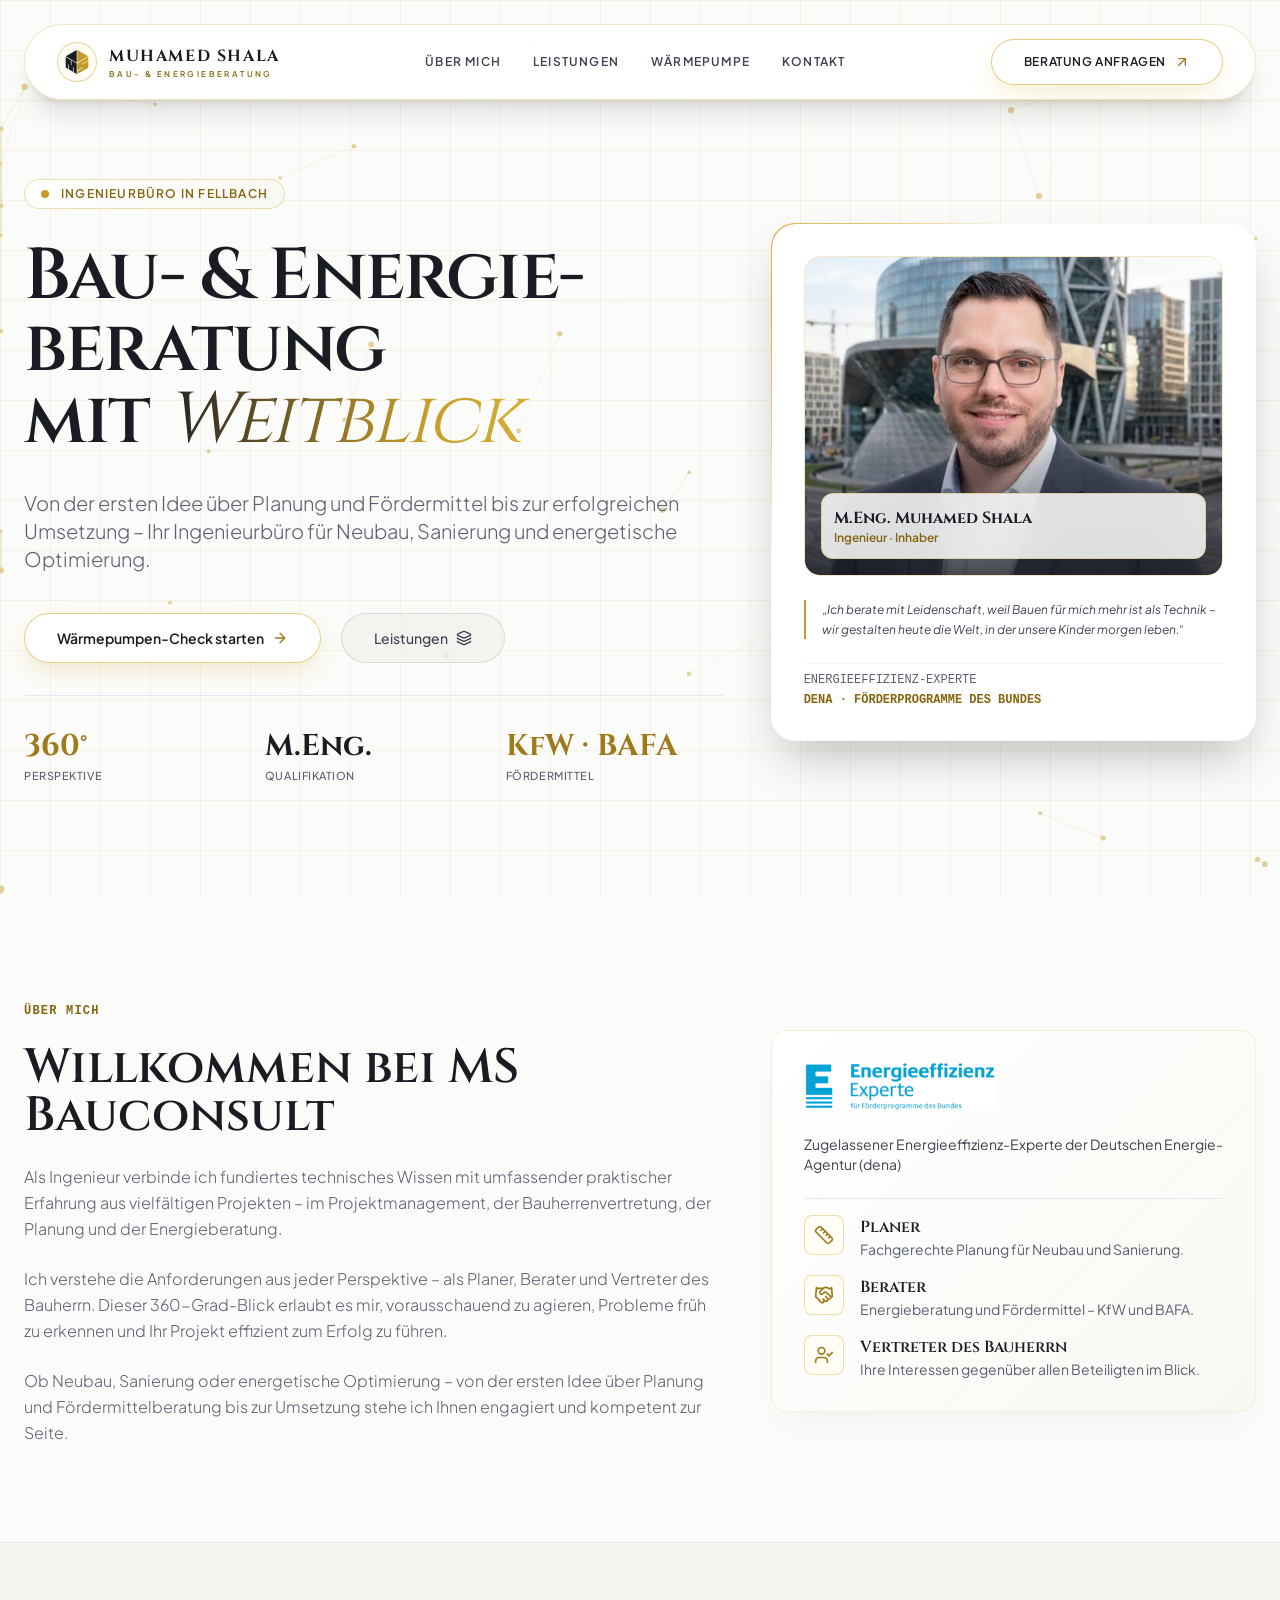
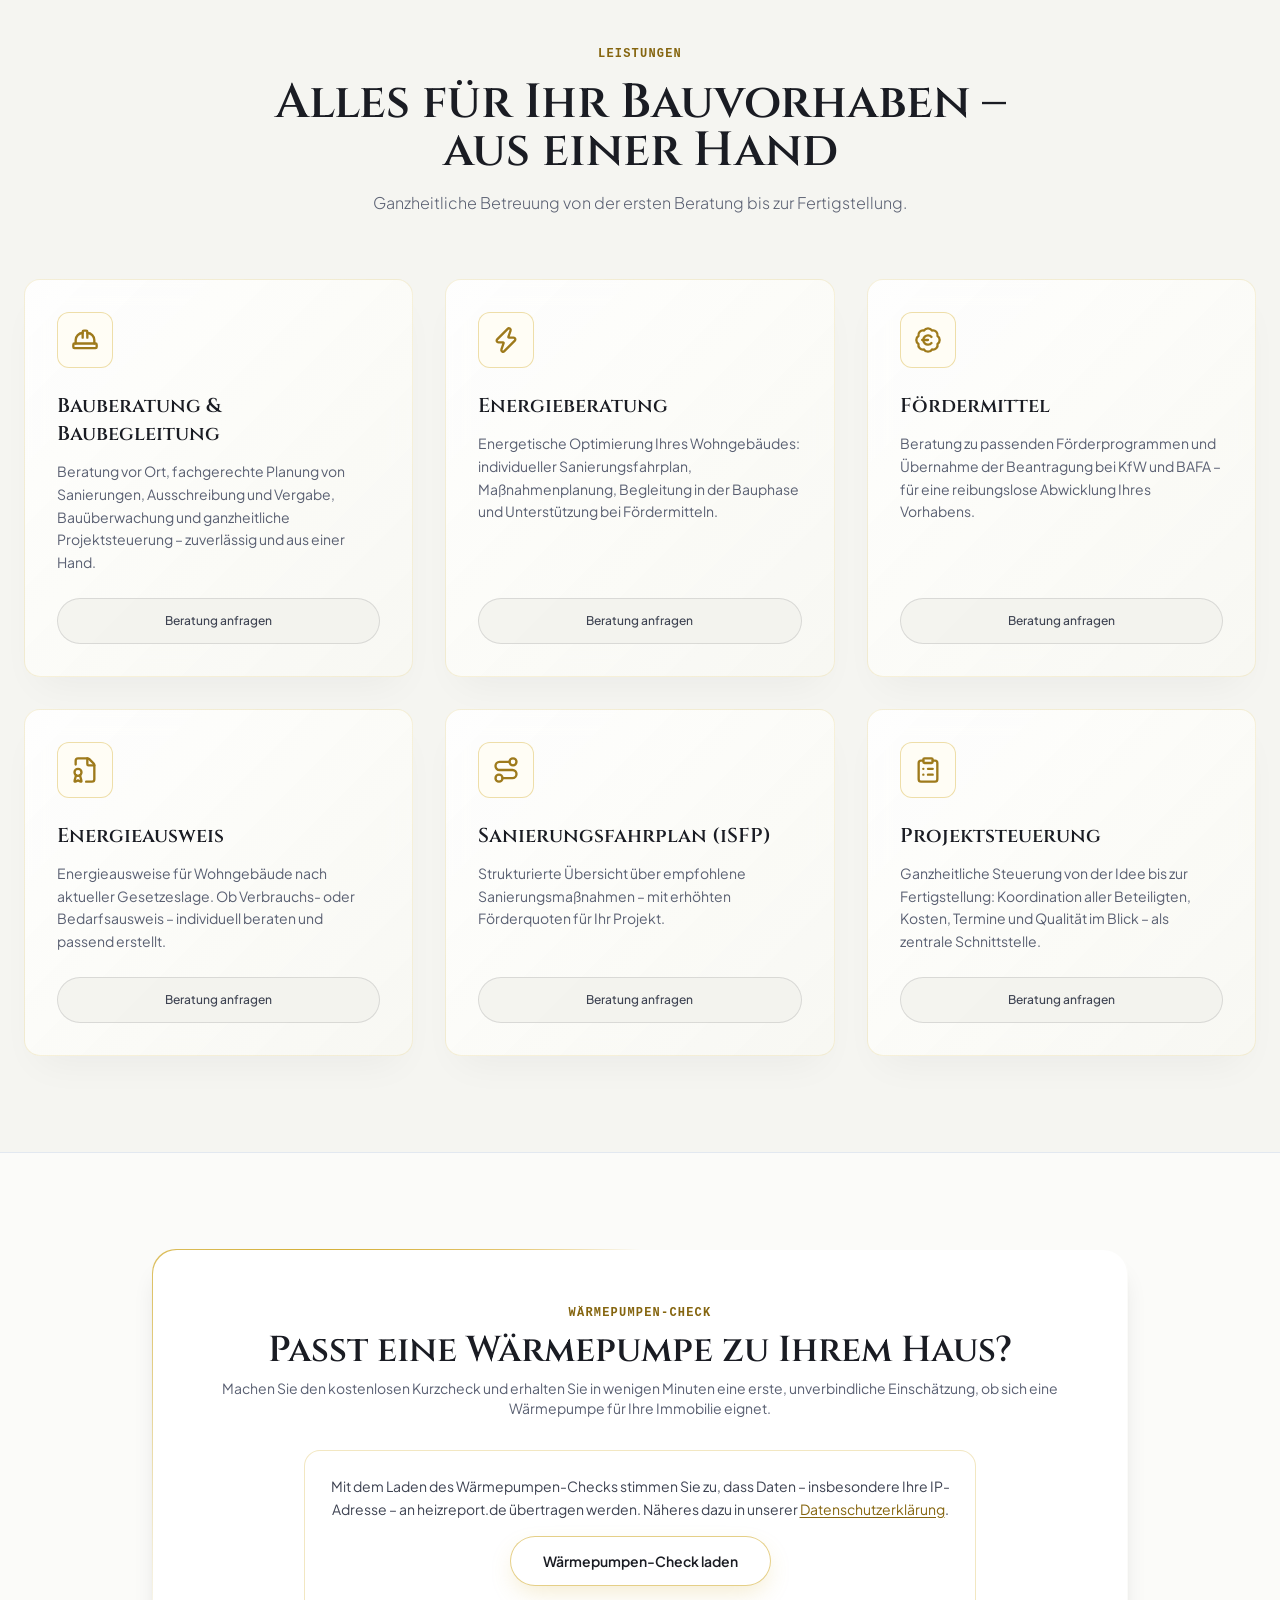
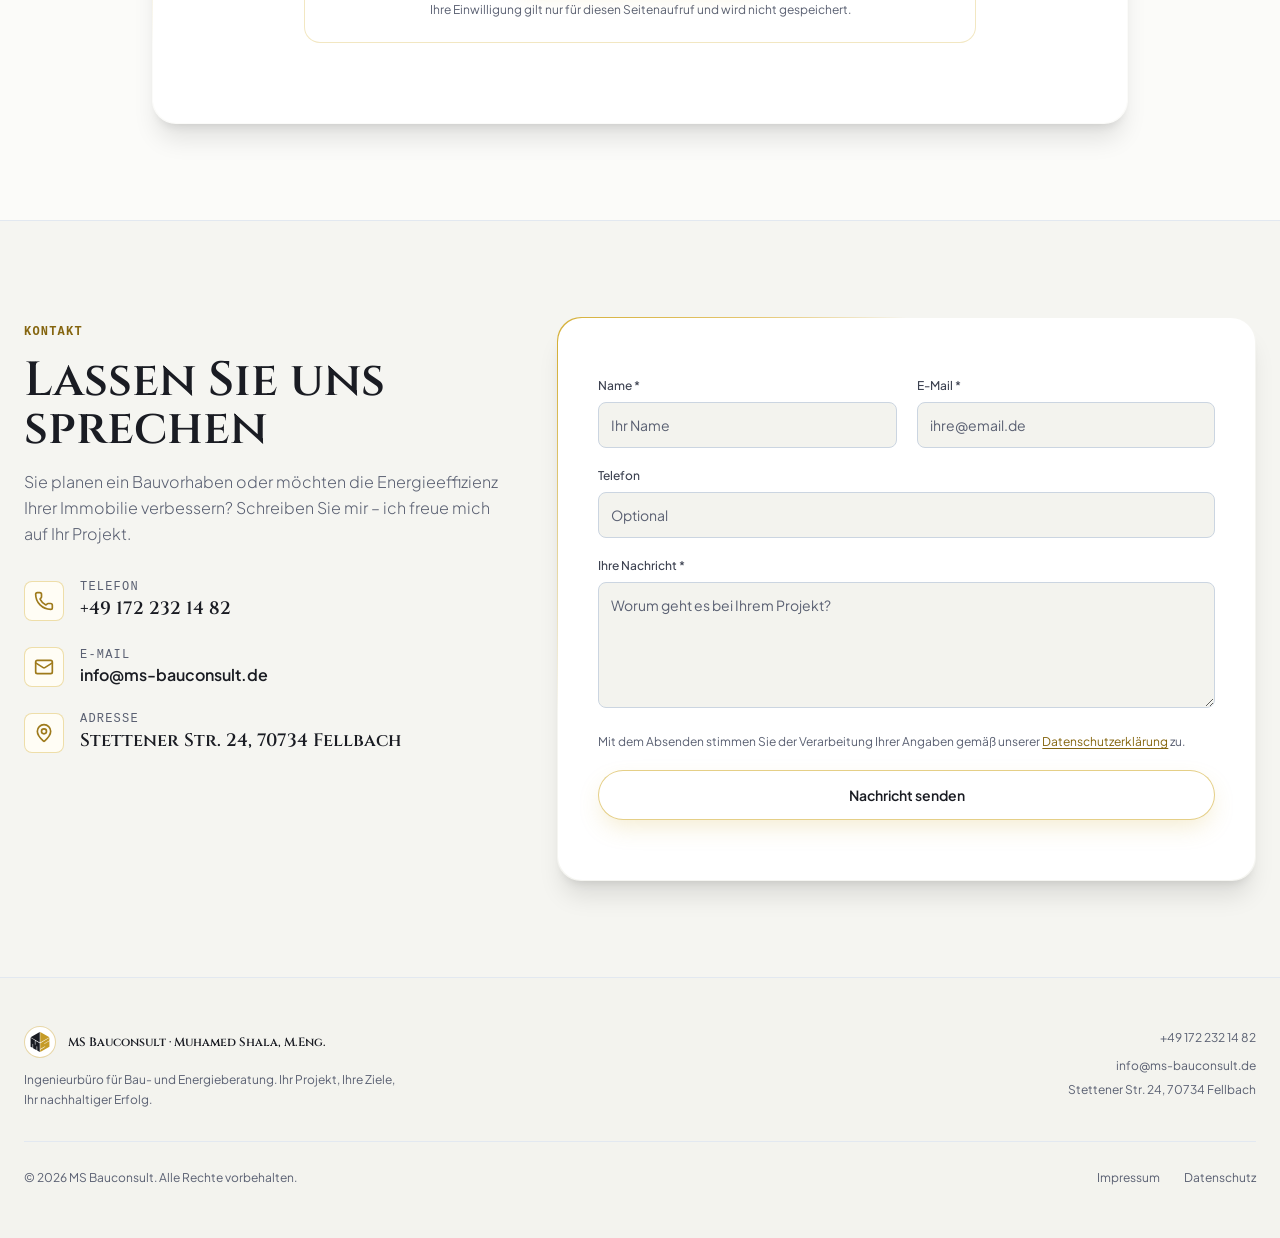
<file: index.html>
<!DOCTYPE html>
<html lang="de" class="motion-safe:scroll-smooth">
<head>
    <meta charset="UTF-8">
    <meta name="viewport" content="width=device-width, initial-scale=1.0">
    <meta name="description" content="Ingenieurbüro für Bau- und Energieberatung in Fellbach: Bauberatung, Energieausweis, Sanierungsfahrplan und KfW/BAFA-Fördermittel von Muhamed Shala, M.Eng.">
    <link rel="canonical" href="https://www.ms-bauconsult.de/">
    <meta name="robots" content="index, follow">
    <meta name="theme-color" content="#FBFBF9">
    <meta property="og:type" content="website">
    <meta property="og:locale" content="de_DE">
    <meta property="og:site_name" content="MS Bauconsult">
    <meta property="og:url" content="https://www.ms-bauconsult.de/">
    <meta property="og:title" content="MS Bauconsult – Bau- und Energieberatung in Fellbach">
    <meta property="og:description" content="Von der ersten Idee über Planung und Fördermittel bis zur Umsetzung: Bauberatung, Energieberatung und KfW/BAFA-Fördermittel von Muhamed Shala, M.Eng.">
    <meta property="og:image" content="https://www.ms-bauconsult.de/assets/img/og.jpg">
    <meta property="og:image:width" content="1200">
    <meta property="og:image:height" content="630">
    <meta property="og:image:alt" content="Muhamed Shala, M.Eng., Inhaber von MS Bauconsult">
    <meta property="og:image:type" content="image/jpeg">
    <meta name="twitter:card" content="summary_large_image">
    <meta name="twitter:title" content="MS Bauconsult – Bau- und Energieberatung in Fellbach">
    <meta name="twitter:description" content="Von der ersten Idee über Planung und Fördermittel bis zur Umsetzung: Bauberatung, Energieberatung und KfW/BAFA-Fördermittel von Muhamed Shala, M.Eng.">
    <meta name="twitter:image" content="https://www.ms-bauconsult.de/assets/img/og.jpg">
    <meta name="twitter:image:alt" content="Muhamed Shala, M.Eng., Inhaber von MS Bauconsult">
    <title>MS Bauconsult – Bau- &amp; Energieberatung in Fellbach</title>
    <link rel="preload" href="/assets/fonts/cinzel.woff2" as="font" type="font/woff2" crossorigin>
    <link rel="preload" href="/assets/fonts/pjs.woff2" as="font" type="font/woff2" crossorigin>
    <link rel="stylesheet" href="/assets/css/main.css?v=d6129395">
    <link rel="icon" href="/favicon.svg" type="image/svg+xml">
    <script src="/assets/js/main.js?v=7376f52c" defer></script>
    <script type="application/ld+json">
    {
      "@context": "https://schema.org",
      "@type": "ProfessionalService",
      "@id": "https://www.ms-bauconsult.de/#business",
      "name": "MS Bauconsult",
      "description": "Ingenieurbüro für Bau- und Energieberatung: Bauberatung und Baubegleitung, Energieberatung, Fördermittel (KfW, BAFA), Energieausweis, Sanierungsfahrplan (iSFP) und Projektsteuerung.",
      "url": "https://www.ms-bauconsult.de/",
      "image": "https://www.ms-bauconsult.de/assets/img/og.jpg",
      "telephone": "+491722321482",
      "email": "info@ms-bauconsult.de",
      "address": {
        "@type": "PostalAddress",
        "streetAddress": "Stettener Str. 24",
        "postalCode": "70734",
        "addressLocality": "Fellbach",
        "addressRegion": "Baden-Württemberg",
        "addressCountry": "DE"
      },
      "areaServed": { "@type": "City", "name": "Fellbach" },
      "founder": {
        "@type": "Person",
        "@id": "https://www.ms-bauconsult.de/#muhamed-shala",
        "name": "Muhamed Shala",
        "honorificSuffix": "M.Eng.",
        "jobTitle": "Ingenieur und Inhaber"
      },
      "knowsAbout": ["Bauberatung", "Energieberatung", "Fördermittelberatung (KfW, BAFA)", "Energieausweis", "Individueller Sanierungsfahrplan (iSFP)", "Projektsteuerung"]
    }
    </script>
</head>
<body class="bg-alabaster text-charcoal font-sans selection:bg-gold-400 selection:text-charcoal overflow-x-hidden relative">

    <a href="#main" class="sr-only focus:not-sr-only focus:fixed focus:top-4 focus:left-4 focus:z-[60] focus:rounded-full focus:bg-white focus:px-5 focus:py-2 focus:text-sm focus:font-semibold focus:text-charcoal focus:border focus:border-gold-400">Zum Inhalt springen</a>


    <!-- FLOATING NAVIGATION -->
    <header>
    <nav aria-label="Hauptnavigation" class="fixed top-6 left-0 w-full z-50 transition-all duration-300">
        <div class="max-w-7xl mx-auto px-6 max-[379px]:px-3">
            <div class="glass-light rounded-full px-8 max-[359px]:px-4 py-3.5 flex items-center justify-between border border-gold-400/30 shadow-xl">
                
                <!-- Brand Logo -->
                <a href="#top" class="flex items-center gap-3 group">
                    <div class="w-10 h-10 border border-gold-500/40 flex items-center justify-center rounded-full transition-transform motion-safe:group-hover:rotate-180 duration-700 bg-gold-100">
                        <svg xmlns="http://www.w3.org/2000/svg" viewBox="0 0 390 412" class="w-6 h-6" aria-hidden="true"><path fill="#1A1C23" d="M190 0.5 1.5 109 190 218ZM1 121 1 302.5 42 326 42 244.5 53 251 53 332.5 126 375 125.5 293 137 298.5 137 381 190 411.5 190 230 100 178 100 261.5 90 256.5 89.5 172Z"/><path fill="#C59B27" d="M200 0 389.5 109 200 218.5ZM388.5 121 200 230 200 352 301 294 301 306 200 364 200 412 389 303 389 186.5 282.5 247 283 235 389 174Z"/></svg>
                    </div>
                    <div class="flex flex-col">
                        <span class="font-serif font-bold text-base tracking-widest max-[359px]:tracking-wider text-charcoal whitespace-nowrap">MUHAMED SHALA</span>
                        <span class="text-[8px] uppercase tracking-[0.3em] text-gold-700 font-semibold">Bau- &amp; Energieberatung</span>
                    </div>
                </a>

                <!-- Nav Links -->
                <div class="hidden lg:flex items-center gap-8 text-xs font-semibold uppercase tracking-widest text-slate-700">
                    <a href="#about" class="hover:text-gold-700 transition-colors">Über mich</a>
                    <a href="#services" class="hover:text-gold-700 transition-colors">Leistungen</a>
                    <a href="#waermepumpe" class="hover:text-gold-700 transition-colors">Wärmepumpe</a>
                    <a href="#contact" class="hover:text-gold-700 transition-colors">Kontakt</a>
                </div>

                <!-- Action Button -->
                <div class="hidden sm:block">
                    <a href="#contact" class="btn-primary text-xs tracking-wider uppercase" aria-label="Beratung anfragen: zum Kontaktformular">
                        <span class="flex items-center gap-2">
                            <span>Beratung anfragen</span>
                            <svg xmlns="http://www.w3.org/2000/svg" width="24" height="24" viewBox="0 0 24 24" fill="none" stroke="currentColor" stroke-width="2" stroke-linecap="round" stroke-linejoin="round" aria-hidden="true" class="lucide lucide-arrow-up-right w-4 h-4 text-gold-600"><path d="M7 7h10v10"/><path d="M7 17 17 7"/></svg>
                        </span>
                    </a>
                </div>

                <!-- Menu Button (mobil) -->
                <button type="button" id="menu-toggle" aria-expanded="false" aria-controls="mobile-menu" aria-label="Menü" class="group lg:hidden ml-3 max-[359px]:ml-2 w-10 h-10 max-[359px]:w-9 max-[359px]:h-9 shrink-0 rounded-full border border-gold-500/40 bg-gold-100 flex items-center justify-center text-charcoal focus-visible:outline-none focus-visible:ring-2 focus-visible:ring-gold-700">
                    <svg xmlns="http://www.w3.org/2000/svg" width="24" height="24" viewBox="0 0 24 24" fill="none" stroke="currentColor" stroke-width="2" stroke-linecap="round" stroke-linejoin="round" aria-hidden="true" class="lucide lucide-menu w-5 h-5 group-aria-expanded:hidden"><path d="M4 5h16"/><path d="M4 12h16"/><path d="M4 19h16"/></svg>
                    <svg xmlns="http://www.w3.org/2000/svg" width="24" height="24" viewBox="0 0 24 24" fill="none" stroke="currentColor" stroke-width="2" stroke-linecap="round" stroke-linejoin="round" aria-hidden="true" class="lucide lucide-x w-5 h-5 hidden group-aria-expanded:block"><path d="M18 6 6 18"/><path d="m6 6 12 12"/></svg>
                </button>
            </div>

            <!-- Mobiles Menü -->
            <div id="mobile-menu" hidden class="lg:hidden mt-3 glass-light rounded-3xl p-4 border border-gold-400/30 shadow-xl">
                <div class="flex flex-col text-xs font-semibold uppercase tracking-widest text-slate-700 max-h-[calc(100dvh-8rem)] overflow-y-auto">
                    <a href="#about" class="px-4 py-3 rounded-xl hover:text-gold-700 hover:bg-gold-100/60 transition-colors">Über mich</a>
                    <a href="#services" class="px-4 py-3 rounded-xl hover:text-gold-700 hover:bg-gold-100/60 transition-colors">Leistungen</a>
                    <a href="#waermepumpe" class="px-4 py-3 rounded-xl hover:text-gold-700 hover:bg-gold-100/60 transition-colors">Wärmepumpe</a>
                    <a href="#contact" class="px-4 py-3 rounded-xl hover:text-gold-700 hover:bg-gold-100/60 transition-colors">Kontakt</a>
                    <a href="#contact" aria-label="Beratung anfragen: zum Kontaktformular" class="btn-primary text-xs tracking-wider uppercase mt-2 sm:hidden">Beratung anfragen</a>
                </div>
            </div>
        </div>
    </nav>
    </header>

    <main id="main" tabindex="-1" class="focus:outline-none">

    <!-- HERO SECTION -->
    <section id="top" class="relative min-h-screen flex items-center pt-36 pb-12 sm:pb-20 architectural-grid-light overflow-hidden">
        
        <!-- Hero-Hintergrund -->
        <div class="absolute inset-0 z-0">
            <!-- Optional: Hero-Foto (Pexels 8837511) – zum Aktivieren Kommentar entfernen, siehe README
            <picture class="block w-full h-full"><source type="image/avif" srcset="/assets/img/hero/hero-960.avif 960w, /assets/img/hero/hero-1600.avif 1600w" sizes="100vw"><source type="image/webp" srcset="/assets/img/hero/hero-960.webp 960w, /assets/img/hero/hero-1600.webp 1600w" sizes="100vw"><img src="/assets/img/hero/hero-1600.webp" width="1600" height="1067" alt="" loading="eager" decoding="async" class="w-full h-full object-cover object-center opacity-15 mix-blend-multiply"></picture>
            -->
            <div class="absolute inset-0 bg-gradient-to-r from-alabaster via-alabaster/90 to-alabaster/70"></div>
            <div class="absolute inset-0 bg-gradient-to-b from-alabaster/60 via-transparent to-alabaster"></div>
        </div>
        <canvas id="hero-canvas" aria-hidden="true"></canvas>

        <div class="max-w-7xl mx-auto px-6 relative z-10 w-full">
            <div class="grid lg:grid-cols-12 gap-12 items-center">
                
                <!-- Left Text Column -->
                <div class="lg:col-span-7 space-y-8">
                    <div class="inline-flex items-center gap-3 px-4 py-1.5 rounded-full glass-card-light border border-gold-400/40">
                        <span class="w-2 h-2 rounded-full bg-gold-500 animate-pulse motion-reduce:animate-none"></span>
                        <span class="text-xs uppercase tracking-widest text-gold-700 font-semibold">Ingenieurbüro in Fellbach</span>
                    </div>

                    <h1 class="font-serif text-4xl sm:text-6xl lg:text-7xl font-semibold text-charcoal leading-[1.1] tracking-tight">
                        Bau- &amp; Energie&shy;beratung <br>
                        mit <span class="shimmer-text-light italic font-normal">Weitblick</span>
                    </h1>

                    <p class="text-slate-600 text-lg md:text-xl max-w-2xl font-light leading-relaxed">
                        Von der ersten Idee über Planung und Fördermittel bis zur erfolgreichen Umsetzung – Ihr Ingenieurbüro für Neubau, Sanierung und energetische Optimierung.
                    </p>

                    <!-- Buttons -->
                    <div class="flex flex-wrap items-center gap-5 pt-2">
                        <a href="#waermepumpe" class="btn-primary text-sm">
                            <span class="flex items-center gap-2">
                                <span>Wärmepumpen-Check starten</span>
                                <svg xmlns="http://www.w3.org/2000/svg" width="24" height="24" viewBox="0 0 24 24" fill="none" stroke="currentColor" stroke-width="2" stroke-linecap="round" stroke-linejoin="round" aria-hidden="true" class="lucide lucide-arrow-right w-4 h-4 text-gold-600"><path d="M5 12h14"/><path d="m12 5 7 7-7 7"/></svg>
                            </span>
                        </a>

                        <a href="#services" class="btn-secondary text-sm">
                            <span class="flex items-center gap-2">
                                <span>Leistungen</span>
                                <svg xmlns="http://www.w3.org/2000/svg" width="24" height="24" viewBox="0 0 24 24" fill="none" stroke="currentColor" stroke-width="2" stroke-linecap="round" stroke-linejoin="round" aria-hidden="true" class="lucide lucide-layers w-4 h-4 text-slate-700"><path d="M12.83 2.18a2 2 0 0 0-1.66 0L2.6 6.08a1 1 0 0 0 0 1.83l8.58 3.91a2 2 0 0 0 1.66 0l8.58-3.9a1 1 0 0 0 0-1.83z"/><path d="M2 12a1 1 0 0 0 .58.91l8.6 3.91a2 2 0 0 0 1.65 0l8.58-3.9A1 1 0 0 0 22 12"/><path d="M2 17a1 1 0 0 0 .58.91l8.6 3.91a2 2 0 0 0 1.65 0l8.58-3.9A1 1 0 0 0 22 17"/></svg>
                            </span>
                        </a>
                    </div>

                    <!-- Kennzahlen -->
                    <div class="grid grid-cols-3 gap-3 sm:gap-6 pt-8 border-t border-slate-200">
                        <div>
                            <div class="font-serif text-2xl sm:text-3xl font-bold text-gold-600">360°</div>
                            <div class="text-[10px] sm:text-[11px] text-slate-600 uppercase tracking-wide sm:tracking-wider mt-1 font-medium">Perspektive</div>
                        </div>
                        <div>
                            <div class="font-serif text-2xl sm:text-3xl font-bold text-charcoal">M.Eng.</div>
                            <div class="text-[10px] sm:text-[11px] text-slate-600 uppercase tracking-wide sm:tracking-wider mt-1 font-medium">Qualifikation</div>
                        </div>
                        <div>
                            <div class="font-serif text-2xl sm:text-3xl font-bold text-gold-600">KfW<span class="max-sm:hidden"> · </span><br class="sm:hidden">BAFA</div>
                            <div class="text-[10px] sm:text-[11px] text-slate-600 uppercase tracking-wide sm:tracking-wider mt-1 font-medium">Fördermittel</div>
                        </div>
                    </div>
                </div>

                <!-- Porträt -->
                <div class="lg:col-span-5 w-full max-w-md mx-auto lg:max-w-none">
                    <div class="border-beam-container rounded-3xl p-[1px] shadow-2xl">
                        <div class="border-beam-inner p-6 md:p-8 rounded-3xl space-y-6">
                            
                            <!-- Porträtfoto -->
                            <div class="relative h-72 md:h-80 rounded-2xl overflow-hidden border border-gold-400/30 group">
                                <picture class="block w-full h-full">
                                    <source type="image/avif" srcset="/assets/img/portrait-480.avif 480w, /assets/img/portrait-800.avif 800w, /assets/img/portrait-1132.avif 1132w" sizes="(min-width: 1280px) 420px, 390px">
                                    <source type="image/webp" srcset="/assets/img/portrait-480.webp 480w, /assets/img/portrait-800.webp 800w, /assets/img/portrait-1132.webp 1132w" sizes="(min-width: 1280px) 420px, 390px">
                                    <img src="/assets/img/portrait-800.jpg" width="1132" height="928" alt="Muhamed Shala, M.Eng., Inhaber von MS Bauconsult" loading="eager" decoding="async" class="w-full h-full object-cover object-[40%_10%] transition-transform duration-700 motion-safe:group-hover:scale-105">
                                </picture>
                                <div class="absolute inset-0 bg-gradient-to-t from-charcoal/80 via-transparent to-transparent"></div>
                                
                                <div class="absolute bottom-4 left-4 right-4">
                                    <div class="glass-light p-3 rounded-xl border border-gold-400/40">
                                        <div class="font-serif font-bold text-charcoal text-base">M.Eng. Muhamed Shala</div>
                                        <div class="text-xs text-gold-700 font-semibold">Ingenieur · Inhaber</div>
                                    </div>
                                </div>
                            </div>

                            <!-- Zitat -->
                            <blockquote class="text-xs text-slate-700 italic leading-relaxed border-l-2 border-gold-500 pl-4">
                                „Ich berate mit Leidenschaft, weil Bauen für mich mehr ist als Technik – wir gestalten heute die Welt, in der unsere Kinder morgen leben.“
                            </blockquote>

                            <div class="pt-2 flex flex-wrap gap-x-4 gap-y-1 items-center justify-between text-xs font-mono text-slate-600 border-t border-slate-100">
                                <span>ENERGIEEFFIZIENZ-EXPERTE</span>
                                <span class="text-gold-700 font-semibold">DENA · FÖRDERPROGRAMME DES BUNDES</span>
                            </div>

                        </div>
                    </div>
                </div>

            </div>
        </div>
    </section>

    <!-- ÜBER MICH -->
    <section id="about" class="py-16 sm:py-24 relative z-10 scroll-mt-28" aria-labelledby="about-title">
        <div class="max-w-7xl mx-auto px-6">
            <div class="grid lg:grid-cols-12 gap-12 items-center">
                <div class="lg:col-span-7 space-y-6">
                    <span class="text-xs font-mono text-gold-700 uppercase tracking-widest font-semibold">Über mich</span>
                    <h2 id="about-title" class="font-serif text-3xl md:text-5xl font-semibold text-charcoal">Willkommen bei MS Bauconsult</h2>
                    <p class="text-slate-600 font-light leading-relaxed">Als Ingenieur verbinde ich fundiertes technisches Wissen mit umfassender praktischer Erfahrung aus vielfältigen Projekten – im Projektmanagement, der Bauherrenvertretung, der Planung und der Energieberatung.</p>
                    <p class="text-slate-600 font-light leading-relaxed">Ich verstehe die Anforderungen aus jeder Perspektive – als Planer, Berater und Vertreter des Bauherrn. Dieser 360-Grad-Blick erlaubt es mir, vorausschauend zu agieren, Probleme früh zu erkennen und Ihr Projekt effizient zum Erfolg zu führen.</p>
                    <p class="text-slate-600 font-light leading-relaxed">Ob Neubau, Sanierung oder energetische Optimierung – von der ersten Idee über Planung und Fördermittelberatung bis zur Umsetzung stehe ich Ihnen engagiert und kompetent zur Seite.</p>
                </div>
                <div class="lg:col-span-5">
                    <div class="glass-card-light rounded-2xl p-8 space-y-6">
                        <img src="/assets/img/eee.png" width="300" height="73" class="w-48 h-auto" alt="Energieeffizienz-Experte für Förderprogramme des Bundes" loading="lazy" decoding="async">
                        <p class="text-sm text-slate-700">Zugelassener Energieeffizienz-Experte der Deutschen Energie-Agentur (dena)</p>
                        <ul class="space-y-4 pt-4 border-t border-slate-200">
                            <li class="flex items-start gap-4">
                                <div class="w-10 h-10 rounded-lg bg-gold-100 border border-gold-400/40 flex items-center justify-center text-gold-600 shrink-0"><svg xmlns="http://www.w3.org/2000/svg" width="24" height="24" viewBox="0 0 24 24" fill="none" stroke="currentColor" stroke-width="2" stroke-linecap="round" stroke-linejoin="round" aria-hidden="true" class="lucide lucide-ruler w-5 h-5"><path d="M21.3 15.3a2.4 2.4 0 0 1 0 3.4l-2.6 2.6a2.4 2.4 0 0 1-3.4 0L2.7 8.7a2.41 2.41 0 0 1 0-3.4l2.6-2.6a2.41 2.41 0 0 1 3.4 0Z"/><path d="m14.5 12.5 2-2"/><path d="m11.5 9.5 2-2"/><path d="m8.5 6.5 2-2"/><path d="m17.5 15.5 2-2"/></svg></div>
                                <div>
                                    <h3 class="font-serif text-base font-semibold text-charcoal">Planer</h3>
                                    <p class="text-slate-600 text-sm">Fachgerechte Planung für Neubau und Sanierung.</p>
                                </div>
                            </li>
                            <li class="flex items-start gap-4">
                                <div class="w-10 h-10 rounded-lg bg-gold-100 border border-gold-400/40 flex items-center justify-center text-gold-600 shrink-0"><svg xmlns="http://www.w3.org/2000/svg" width="24" height="24" viewBox="0 0 24 24" fill="none" stroke="currentColor" stroke-width="2" stroke-linecap="round" stroke-linejoin="round" aria-hidden="true" class="lucide lucide-handshake w-5 h-5"><path d="m11 17 2 2a1 1 0 1 0 3-3"/><path d="m14 14 2.5 2.5a1 1 0 1 0 3-3l-3.88-3.88a3 3 0 0 0-4.24 0l-.88.88a1 1 0 1 1-3-3l2.81-2.81a5.79 5.79 0 0 1 7.06-.87l.47.28a2 2 0 0 0 1.42.25L21 4"/><path d="m21 3 1 11h-2"/><path d="M3 3 2 14l6.5 6.5a1 1 0 1 0 3-3"/><path d="M3 4h8"/></svg></div>
                                <div>
                                    <h3 class="font-serif text-base font-semibold text-charcoal">Berater</h3>
                                    <p class="text-slate-600 text-sm">Energieberatung und Fördermittel – KfW und BAFA.</p>
                                </div>
                            </li>
                            <li class="flex items-start gap-4">
                                <div class="w-10 h-10 rounded-lg bg-gold-100 border border-gold-400/40 flex items-center justify-center text-gold-600 shrink-0"><svg xmlns="http://www.w3.org/2000/svg" width="24" height="24" viewBox="0 0 24 24" fill="none" stroke="currentColor" stroke-width="2" stroke-linecap="round" stroke-linejoin="round" aria-hidden="true" class="lucide lucide-user-check w-5 h-5"><path d="m16 11 2 2 4-4"/><path d="M16 21v-2a4 4 0 0 0-4-4H6a4 4 0 0 0-4 4v2"/><circle cx="9" cy="7" r="4"/></svg></div>
                                <div>
                                    <h3 class="font-serif text-base font-semibold text-charcoal">Vertreter des Bauherrn</h3>
                                    <p class="text-slate-600 text-sm">Ihre Interessen gegenüber allen Beteiligten im Blick.</p>
                                </div>
                            </li>
                        </ul>
                    </div>
                </div>
            </div>
        </div>
    </section>

    <!-- LEISTUNGEN -->
    <section id="services" class="py-16 sm:py-24 relative z-10 scroll-mt-28 bg-pearl/60 border-t border-b border-slate-200" aria-labelledby="services-title">
        <div class="max-w-7xl mx-auto px-6">

            <div class="text-center max-w-3xl mx-auto space-y-4 mb-16">
                <span class="text-xs font-mono text-gold-700 uppercase tracking-widest font-semibold">Leistungen</span>
                <h2 id="services-title" class="font-serif text-3xl md:text-5xl font-semibold text-charcoal">Alles für Ihr Bauvorhaben – aus einer Hand</h2>
                <p class="text-slate-600 font-light">Ganzheitliche Betreuung von der ersten Beratung bis zur Fertigstellung.</p>
            </div>

            <!-- Spotlight Cards -->
            <div class="grid md:grid-cols-3 gap-8">

                <div class="spotlight-card rounded-2xl glass-card-light p-8 transition-all duration-300 relative group flex flex-col">
                    <div class="w-14 h-14 rounded-xl bg-gold-100 border border-gold-400/40 flex items-center justify-center text-gold-600 mb-6">
                        <svg xmlns="http://www.w3.org/2000/svg" width="24" height="24" viewBox="0 0 24 24" fill="none" stroke="currentColor" stroke-width="2" stroke-linecap="round" stroke-linejoin="round" aria-hidden="true" class="lucide lucide-hard-hat w-7 h-7"><path d="M10 10V5a1 1 0 0 1 1-1h2a1 1 0 0 1 1 1v5"/><path d="M14 6a6 6 0 0 1 6 6v3"/><path d="M4 15v-3a6 6 0 0 1 6-6"/><rect x="2" y="15" width="20" height="4" rx="1"/></svg>
                    </div>
                    <h3 class="font-serif text-xl font-semibold text-charcoal mb-3">Bauberatung &amp; Baubegleitung</h3>
                    <p class="text-slate-600 text-sm leading-relaxed mb-6 grow">Beratung vor Ort, fachgerechte Planung von Sanierungen, Ausschreibung und Vergabe, Bauüberwachung und ganzheitliche Projektsteuerung – zuverlässig und aus einer Hand.</p>
                    <a href="#contact" class="btn-secondary text-xs w-full" aria-label="Beratung anfragen: Bauberatung und Baubegleitung">Beratung anfragen</a>
                </div>

                <div class="spotlight-card rounded-2xl glass-card-light p-8 transition-all duration-300 relative group flex flex-col">
                    <div class="w-14 h-14 rounded-xl bg-gold-100 border border-gold-400/40 flex items-center justify-center text-gold-600 mb-6">
                        <svg xmlns="http://www.w3.org/2000/svg" width="24" height="24" viewBox="0 0 24 24" fill="none" stroke="currentColor" stroke-width="2" stroke-linecap="round" stroke-linejoin="round" aria-hidden="true" class="lucide lucide-zap w-7 h-7"><path d="M15.914 4a1.5 1.5 0 00-2.474-1.561l-9 9A1.5 1.5 0 005.5 14h4.002a.5.5 0 01.471.666L8.086 20a1.5 1.5 0 002.475 1.56l9-9A1.5 1.5 0 0018.5 10h-3.997a.5.5 0 01-.472-.667z"/></svg>
                    </div>
                    <h3 class="font-serif text-xl font-semibold text-charcoal mb-3">Energieberatung</h3>
                    <p class="text-slate-600 text-sm leading-relaxed mb-6 grow">Energetische Optimierung Ihres Wohngebäudes: individueller Sanierungsfahrplan, Maßnahmenplanung, Begleitung in der Bauphase und Unterstützung bei Fördermitteln.</p>
                    <a href="#contact" class="btn-secondary text-xs w-full" aria-label="Beratung anfragen: Energieberatung">Beratung anfragen</a>
                </div>

                <div class="spotlight-card rounded-2xl glass-card-light p-8 transition-all duration-300 relative group flex flex-col">
                    <div class="w-14 h-14 rounded-xl bg-gold-100 border border-gold-400/40 flex items-center justify-center text-gold-600 mb-6">
                        <svg xmlns="http://www.w3.org/2000/svg" width="24" height="24" viewBox="0 0 24 24" fill="none" stroke="currentColor" stroke-width="2" stroke-linecap="round" stroke-linejoin="round" aria-hidden="true" class="lucide lucide-badge-euro w-7 h-7"><path d="M3.85 8.62a4 4 0 0 1 4.78-4.77 4 4 0 0 1 6.74 0 4 4 0 0 1 4.78 4.78 4 4 0 0 1 0 6.74 4 4 0 0 1-4.77 4.78 4 4 0 0 1-6.75 0 4 4 0 0 1-4.78-4.77 4 4 0 0 1 0-6.76Z"/><path d="M7 12h5"/><path d="M15 9.4a4 4 0 1 0 0 5.2"/></svg>
                    </div>
                    <h3 class="font-serif text-xl font-semibold text-charcoal mb-3">Fördermittel</h3>
                    <p class="text-slate-600 text-sm leading-relaxed mb-6 grow">Beratung zu passenden Förderprogrammen und Übernahme der Beantragung bei KfW und BAFA – für eine reibungslose Abwicklung Ihres Vorhabens.</p>
                    <a href="#contact" class="btn-secondary text-xs w-full" aria-label="Beratung anfragen: Fördermittel">Beratung anfragen</a>
                </div>

                <div class="spotlight-card rounded-2xl glass-card-light p-8 transition-all duration-300 relative group flex flex-col">
                    <div class="w-14 h-14 rounded-xl bg-gold-100 border border-gold-400/40 flex items-center justify-center text-gold-600 mb-6">
                        <svg xmlns="http://www.w3.org/2000/svg" width="24" height="24" viewBox="0 0 24 24" fill="none" stroke="currentColor" stroke-width="2" stroke-linecap="round" stroke-linejoin="round" aria-hidden="true" class="lucide lucide-file-badge w-7 h-7"><path d="M13 22h5a2 2 0 0 0 2-2V8a2.4 2.4 0 0 0-.706-1.706l-3.588-3.588A2.4 2.4 0 0 0 14 2H6a2 2 0 0 0-2 2v3.3"/><path d="M14 2v5a1 1 0 0 0 1 1h5"/><path d="m7.69 16.479 1.29 4.88a.5.5 0 0 1-.698.591l-1.843-.849a1 1 0 0 0-.879.001l-1.846.85a.5.5 0 0 1-.692-.593l1.29-4.88"/><circle cx="6" cy="14" r="3"/></svg>
                    </div>
                    <h3 class="font-serif text-xl font-semibold text-charcoal mb-3">Energieausweis</h3>
                    <p class="text-slate-600 text-sm leading-relaxed mb-6 grow">Energieausweise für Wohngebäude nach aktueller Gesetzeslage. Ob Verbrauchs- oder Bedarfsausweis – individuell beraten und passend erstellt.</p>
                    <a href="#contact" class="btn-secondary text-xs w-full" aria-label="Beratung anfragen: Energieausweis">Beratung anfragen</a>
                </div>

                <div class="spotlight-card rounded-2xl glass-card-light p-8 transition-all duration-300 relative group flex flex-col">
                    <div class="w-14 h-14 rounded-xl bg-gold-100 border border-gold-400/40 flex items-center justify-center text-gold-600 mb-6">
                        <svg xmlns="http://www.w3.org/2000/svg" width="24" height="24" viewBox="0 0 24 24" fill="none" stroke="currentColor" stroke-width="2" stroke-linecap="round" stroke-linejoin="round" aria-hidden="true" class="lucide lucide-route w-7 h-7"><circle cx="6" cy="19" r="3"/><path d="M9 19h8.5a3.5 3.5 0 0 0 0-7h-11a3.5 3.5 0 0 1 0-7H15"/><circle cx="18" cy="5" r="3"/></svg>
                    </div>
                    <h3 class="font-serif text-xl font-semibold text-charcoal mb-3">Sanierungsfahrplan (iSFP)</h3>
                    <p class="text-slate-600 text-sm leading-relaxed mb-6 grow">Strukturierte Übersicht über empfohlene Sanierungsmaßnahmen – mit erhöhten Förderquoten für Ihr Projekt.</p>
                    <a href="#contact" class="btn-secondary text-xs w-full" aria-label="Beratung anfragen: Sanierungsfahrplan (iSFP)">Beratung anfragen</a>
                </div>

                <div class="spotlight-card rounded-2xl glass-card-light p-8 transition-all duration-300 relative group flex flex-col">
                    <div class="w-14 h-14 rounded-xl bg-gold-100 border border-gold-400/40 flex items-center justify-center text-gold-600 mb-6">
                        <svg xmlns="http://www.w3.org/2000/svg" width="24" height="24" viewBox="0 0 24 24" fill="none" stroke="currentColor" stroke-width="2" stroke-linecap="round" stroke-linejoin="round" aria-hidden="true" class="lucide lucide-clipboard-list w-7 h-7"><rect width="8" height="4" x="8" y="2" rx="1" ry="1"/><path d="M16 4h2a2 2 0 0 1 2 2v14a2 2 0 0 1-2 2H6a2 2 0 0 1-2-2V6a2 2 0 0 1 2-2h2"/><path d="M12 11h4"/><path d="M12 16h4"/><path d="M8 11h.01"/><path d="M8 16h.01"/></svg>
                    </div>
                    <h3 class="font-serif text-xl font-semibold text-charcoal mb-3">Projektsteuerung</h3>
                    <p class="text-slate-600 text-sm leading-relaxed mb-6 grow">Ganzheitliche Steuerung von der Idee bis zur Fertigstellung: Koordination aller Beteiligten, Kosten, Termine und Qualität im Blick – als zentrale Schnittstelle.</p>
                    <a href="#contact" class="btn-secondary text-xs w-full" aria-label="Beratung anfragen: Projektsteuerung">Beratung anfragen</a>
                </div>

            </div>
        </div>
    </section>

    <!-- WÄRMEPUMPEN-CHECK -->
    <section id="waermepumpe" class="py-16 sm:py-24 relative z-10 scroll-mt-28" aria-labelledby="wp-title">
        <div class="max-w-5xl mx-auto px-6">
            <div class="border-beam-container rounded-3xl p-[1px] shadow-xl">
                <div class="border-beam-inner p-8 md:p-12 rounded-3xl bg-white space-y-8">

                    <div class="text-center space-y-2">
                        <span class="text-xs font-mono text-gold-700 uppercase tracking-widest font-semibold">Wärmepumpen-Check</span>
                        <h2 id="wp-title" class="font-serif text-2xl md:text-4xl font-semibold text-charcoal">Passt eine Wärmepumpe zu Ihrem Haus?</h2>
                        <p class="text-slate-600 text-sm">Machen Sie den kostenlosen Kurzcheck und erhalten Sie in wenigen Minuten eine erste, unverbindliche Einschätzung, ob sich eine Wärmepumpe für Ihre Immobilie eignet.</p>
                    </div>

                    <div id="wp-consent" class="glass-light p-6 rounded-2xl border border-gold-400/30 text-center space-y-4 max-w-2xl mx-auto">
                        <p class="text-sm text-slate-700 leading-relaxed">Mit dem Laden des Wärmepumpen-Checks stimmen Sie zu, dass Daten – insbesondere Ihre IP-Adresse – an heizreport.de übertragen werden. Näheres dazu in unserer <a href="/datenschutz" data-dialog="datenschutz" class="underline underline-offset-2 text-gold-700 hover:text-charcoal">Datenschutzerklärung</a>.</p>
                        <button type="button" id="wp-load" class="btn-primary text-sm">Wärmepumpen-Check laden</button>
                        <p class="text-xs text-slate-600">Ihre Einwilligung gilt nur für diesen Seitenaufruf und wird nicht gespeichert.</p>
                    </div>

                    <p id="wp-error" hidden role="alert" class="text-sm text-red-700 text-center"></p>
                    <p id="wp-status" hidden role="status" aria-live="polite" tabindex="-1" class="text-sm text-slate-700 text-center focus:outline-none"></p>

                    <div id="wp-check"></div>

                </div>
            </div>
        </div>
    </section>

    <!-- KONTAKT -->
    <section id="contact" class="py-16 sm:py-24 relative z-10 scroll-mt-28 bg-pearl/60 border-t border-slate-200" aria-labelledby="contact-title">
        <div class="max-w-7xl mx-auto px-6">
            <div class="grid lg:grid-cols-12 gap-12 items-start">
                <div class="lg:col-span-5 space-y-8">
                    <div class="space-y-4">
                        <span class="text-xs font-mono text-gold-700 uppercase tracking-widest font-semibold">Kontakt</span>
                        <h2 id="contact-title" class="font-serif text-3xl md:text-5xl font-semibold text-charcoal">Lassen Sie uns sprechen</h2>
                        <p class="text-slate-600 font-light leading-relaxed">Sie planen ein Bauvorhaben oder möchten die Energieeffizienz Ihrer Immobilie verbessern? Schreiben Sie mir – ich freue mich auf Ihr Projekt.</p>
                    </div>
                    <ul class="space-y-6">
                        <li class="flex items-center gap-4">
                            <div class="w-10 h-10 rounded-lg bg-gold-100 border border-gold-400/40 flex items-center justify-center text-gold-600 shrink-0"><svg xmlns="http://www.w3.org/2000/svg" width="24" height="24" viewBox="0 0 24 24" fill="none" stroke="currentColor" stroke-width="2" stroke-linecap="round" stroke-linejoin="round" aria-hidden="true" class="lucide lucide-phone w-5 h-5"><path d="M13.832 16.568a1 1 0 0 0 1.213-.303l.355-.465A2 2 0 0 1 17 15h3a2 2 0 0 1 2 2v3a2 2 0 0 1-2 2A18 18 0 0 1 2 4a2 2 0 0 1 2-2h3a2 2 0 0 1 2 2v3a2 2 0 0 1-.8 1.6l-.468.351a1 1 0 0 0-.292 1.233 14 14 0 0 0 6.392 6.384"/></svg></div>
                            <div class="min-w-0">
                                <span class="block text-xs font-mono uppercase tracking-widest text-slate-600">Telefon</span>
                                <a href="tel:+491722321482" class="font-serif text-lg font-semibold text-charcoal hover:text-gold-700 transition-colors">+49 172 232 14 82</a>
                            </div>
                        </li>
                        <li class="flex items-center gap-4">
                            <div class="w-10 h-10 rounded-lg bg-gold-100 border border-gold-400/40 flex items-center justify-center text-gold-600 shrink-0"><svg xmlns="http://www.w3.org/2000/svg" width="24" height="24" viewBox="0 0 24 24" fill="none" stroke="currentColor" stroke-width="2" stroke-linecap="round" stroke-linejoin="round" aria-hidden="true" class="lucide lucide-mail w-5 h-5"><path d="m22 7-8.991 5.727a2 2 0 0 1-2.009 0L2 7"/><rect x="2" y="4" width="20" height="16" rx="2"/></svg></div>
                            <div class="min-w-0">
                                <span class="block text-xs font-mono uppercase tracking-widest text-slate-600">E-Mail</span>
                                <a href="mailto:info@ms-bauconsult.de" class="font-sans text-base font-semibold text-charcoal hover:text-gold-700 transition-colors break-all sm:break-normal">info@ms-bauconsult.de</a>
                            </div>
                        </li>
                        <li class="flex items-center gap-4">
                            <div class="w-10 h-10 rounded-lg bg-gold-100 border border-gold-400/40 flex items-center justify-center text-gold-600 shrink-0"><svg xmlns="http://www.w3.org/2000/svg" width="24" height="24" viewBox="0 0 24 24" fill="none" stroke="currentColor" stroke-width="2" stroke-linecap="round" stroke-linejoin="round" aria-hidden="true" class="lucide lucide-map-pin w-5 h-5"><path d="M20 10c0 4.993-5.539 10.193-7.399 11.799a1 1 0 0 1-1.202 0C9.539 20.193 4 14.993 4 10a8 8 0 0 1 16 0"/><circle cx="12" cy="10" r="3"/></svg></div>
                            <div class="min-w-0">
                                <span class="block text-xs font-mono uppercase tracking-widest text-slate-600">Adresse</span>
                                <address class="not-italic font-serif text-lg font-semibold text-charcoal">Stettener Str. 24, 70734 Fellbach</address>
                            </div>
                        </li>
                    </ul>
                </div>
                <div class="lg:col-span-7">
                    <div class="border-beam-container rounded-3xl p-[1px] shadow-xl">
                        <div class="border-beam-inner p-8 md:p-10 rounded-3xl bg-white">
                            <form id="contact-form" method="post" aria-labelledby="contact-form-title" class="relative space-y-5">
                                <h3 id="contact-form-title" class="sr-only">Kontaktformular</h3>
                                <noscript><p class="text-sm text-slate-700">Zum Absenden dieses Formulars wird JavaScript benötigt. Bitte schreiben Sie mir stattdessen an <a href="mailto:info@ms-bauconsult.de" class="underline underline-offset-2 text-gold-700 hover:text-charcoal">info@ms-bauconsult.de</a> oder rufen Sie mich an: <a href="tel:+491722321482" class="underline underline-offset-2 text-gold-700 hover:text-charcoal">+49 172 232 14 82</a>.</p></noscript>
                                <div class="grid sm:grid-cols-2 gap-5">
                                    <div>
                                        <label for="f-name" class="text-xs text-slate-700 font-medium block mb-2">Name <span aria-hidden="true">*</span></label>
                                        <input id="f-name" name="name" type="text" required maxlength="100" autocomplete="name" placeholder="Ihr Name" class="w-full bg-pearl border border-slate-300 rounded-lg p-3 text-sm text-charcoal placeholder:text-slate-600 focus:border-gold-500 focus:outline-none focus-visible:ring-2 focus-visible:ring-gold-700" aria-describedby="f-name-err">
                                        <p id="f-name-err" class="mt-1 text-xs text-red-700" hidden></p>
                                    </div>
                                    <div>
                                        <label for="f-email" class="text-xs text-slate-700 font-medium block mb-2">E-Mail <span aria-hidden="true">*</span></label>
                                        <input id="f-email" name="email" type="email" required maxlength="254" autocomplete="email" placeholder="ihre@email.de" class="w-full bg-pearl border border-slate-300 rounded-lg p-3 text-sm text-charcoal placeholder:text-slate-600 focus:border-gold-500 focus:outline-none focus-visible:ring-2 focus-visible:ring-gold-700" aria-describedby="f-email-err">
                                        <p id="f-email-err" class="mt-1 text-xs text-red-700" hidden></p>
                                    </div>
                                </div>
                                <div>
                                    <label for="f-phone" class="text-xs text-slate-700 font-medium block mb-2">Telefon</label>
                                    <input id="f-phone" name="phone" type="tel" inputmode="tel" maxlength="30" autocomplete="tel" placeholder="Optional" class="w-full bg-pearl border border-slate-300 rounded-lg p-3 text-sm text-charcoal placeholder:text-slate-600 focus:border-gold-500 focus:outline-none focus-visible:ring-2 focus-visible:ring-gold-700" aria-describedby="f-phone-err">
                                    <p id="f-phone-err" class="mt-1 text-xs text-red-700" hidden></p>
                                </div>
                                <div>
                                    <label for="f-message" class="text-xs text-slate-700 font-medium block mb-2">Ihre Nachricht <span aria-hidden="true">*</span></label>
                                    <textarea id="f-message" name="message" rows="5" required maxlength="5000" placeholder="Worum geht es bei Ihrem Projekt?" class="w-full bg-pearl border border-slate-300 rounded-lg p-3 text-sm text-charcoal placeholder:text-slate-600 focus:border-gold-500 focus:outline-none focus-visible:ring-2 focus-visible:ring-gold-700" aria-describedby="f-message-err"></textarea>
                                    <p id="f-message-err" class="mt-1 text-xs text-red-700" hidden></p>
                                </div>
                                <div class="absolute -left-[9999px] top-0" aria-hidden="true">
                                    <label for="f-hp_website">Bitte leer lassen</label>
                                    <input id="f-hp_website" name="hp_website" type="text" tabindex="-1" autocomplete="off">
                                </div>
                                <p class="text-xs text-slate-600">Mit dem Absenden stimmen Sie der Verarbeitung Ihrer Angaben gemäß unserer <a href="/datenschutz" data-dialog="datenschutz" class="underline underline-offset-2 text-gold-700 hover:text-charcoal">Datenschutzerklärung</a> zu.</p>
                                <button type="submit" class="btn-primary w-full text-sm">Nachricht senden</button>
                                <div id="form-status" role="status" aria-live="polite" class="text-sm"></div>
                            </form>
                        </div>
                    </div>
                </div>
            </div>
        </div>
    </section>

    </main>

    <!-- FOOTER -->
    <footer class="bg-pearl border-t border-slate-200 py-12 relative z-10 text-xs text-slate-600">
        <div class="max-w-7xl mx-auto px-6 space-y-8">
            <div class="grid md:grid-cols-2 gap-8">
                <div class="space-y-3">
                    <div class="flex items-center gap-3">
                        <div class="w-8 h-8 border border-gold-500/40 flex items-center justify-center rounded-full bg-white">
                        <svg xmlns="http://www.w3.org/2000/svg" viewBox="0 0 390 412" class="w-5 h-5" aria-hidden="true"><path fill="#1A1C23" d="M190 0.5 1.5 109 190 218ZM1 121 1 302.5 42 326 42 244.5 53 251 53 332.5 126 375 125.5 293 137 298.5 137 381 190 411.5 190 230 100 178 100 261.5 90 256.5 89.5 172Z"/><path fill="#C59B27" d="M200 0 389.5 109 200 218.5ZM388.5 121 200 230 200 352 301 294 301 306 200 364 200 412 389 303 389 186.5 282.5 247 283 235 389 174Z"/></svg>
                        </div>
                        <span class="text-charcoal font-serif font-semibold">MS Bauconsult · Muhamed Shala, M.Eng.</span>
                    </div>
                    <p class="max-w-sm leading-relaxed">Ingenieurbüro für Bau- und Energieberatung. Ihr Projekt, Ihre Ziele, Ihr nachhaltiger Erfolg.</p>
                </div>
                <address class="not-italic flex flex-col gap-1 md:items-end">
                    <a href="tel:+491722321482" class="hover:text-gold-700 transition-colors inline-block py-1">+49 172 232 14 82</a>
                    <a href="mailto:info@ms-bauconsult.de" class="hover:text-gold-700 transition-colors inline-block py-1">info@ms-bauconsult.de</a>
                    Stettener Str. 24, 70734 Fellbach
                </address>
            </div>
            <div class="border-t border-slate-200 pt-6 flex flex-col md:flex-row justify-between items-center gap-4">
                <div>© 2026 MS Bauconsult. Alle Rechte vorbehalten.</div>
                <div class="flex gap-6">
                    <a href="/impressum" data-dialog="impressum" class="hover:text-gold-700 transition-colors py-1">Impressum</a>
                    <a href="/datenschutz" data-dialog="datenschutz" class="hover:text-gold-700 transition-colors py-1">Datenschutz</a>
                </div>
            </div>
        </div>
    </footer>

    <!-- RECHTSTEXTE (native Dialoge, Phase 3) -->
    <dialog id="dlg-impressum" class="legal-dialog" aria-labelledby="dlg-impressum-title">
        <div class="legal-dialog__panel">
            <div class="sticky top-0 z-10 flex items-center justify-between gap-4 bg-white/95 px-6 max-[359px]:px-4 md:px-10 py-4 border-b border-gold-400/30">
                <h2 id="dlg-impressum-title" class="font-serif text-xl md:text-2xl font-semibold text-charcoal">Impressum</h2>
                <button type="button" data-close autofocus aria-label="Schließen" class="w-10 h-10 shrink-0 rounded-full border border-gold-500/40 bg-gold-100 flex items-center justify-center text-charcoal hover:text-gold-700 focus-visible:outline-none focus-visible:ring-2 focus-visible:ring-gold-700">
                    <svg xmlns="http://www.w3.org/2000/svg" width="24" height="24" viewBox="0 0 24 24" fill="none" stroke="currentColor" stroke-width="2" stroke-linecap="round" stroke-linejoin="round" aria-hidden="true" class="lucide lucide-x w-5 h-5"><path d="M18 6 6 18"/><path d="m6 6 12 12"/></svg>
                </button>
            </div>
            <div class="px-6 md:px-10 py-8 space-y-8 text-sm text-slate-700 leading-relaxed">
                <section class="space-y-3">
                    <h3 class="font-serif text-base md:text-lg font-semibold text-charcoal mb-3">Angaben gemäß § 5 DDG</h3>
                    <p class="border-l-2 border-gold-500 pl-4">MS Bauconsult<br>Muhamed Shala<br>Stettener Str. 24<br>70734 Fellbach</p>
                </section>
                <section class="space-y-3">
                    <h3 class="font-serif text-base md:text-lg font-semibold text-charcoal mb-3">Kontakt</h3>
                    <p>Telefon: <a href="tel:+491722321482" class="underline underline-offset-2 text-gold-700 hover:text-charcoal">+49 (0) 172 232 14 82</a><br>E-Mail: <a href="mailto:info@ms-bauconsult.de" class="underline underline-offset-2 text-gold-700 hover:text-charcoal">info@ms-bauconsult.de</a></p>
                </section>
                <section class="space-y-3">
                    <h3 class="font-serif text-base md:text-lg font-semibold text-charcoal mb-3">Verbraucherstreitbeilegung / Universalschlichtungsstelle</h3>
                    <p>Wir sind nicht bereit oder verpflichtet, an Streitbeilegungsverfahren vor einer Verbraucherschlichtungsstelle teilzunehmen.</p>
                </section>
                <section class="space-y-3">
                    <p class="text-xs text-slate-600">Bildnachweis: Porträt: Muhamed Shala · Zeichen „Energieeffizienz-Experte für Förderprogramme des Bundes“: © Deutsche Energie-Agentur (dena) · Icons: Lucide (ISC-Lizenz)</p>
                    <p class="text-xs text-slate-600">Quelle: e-recht24.de</p>
                </section>
            </div>
        </div>
    </dialog>

    <dialog id="dlg-datenschutz" class="legal-dialog" aria-labelledby="dlg-datenschutz-title">
        <div class="legal-dialog__panel">
            <div class="sticky top-0 z-10 flex items-center justify-between gap-4 bg-white/95 px-6 max-[359px]:px-4 md:px-10 py-4 border-b border-gold-400/30">
                <h2 id="dlg-datenschutz-title" class="font-serif text-xl md:text-2xl font-semibold text-charcoal">Datenschutzerklärung</h2>
                <button type="button" data-close autofocus aria-label="Schließen" class="w-10 h-10 shrink-0 rounded-full border border-gold-500/40 bg-gold-100 flex items-center justify-center text-charcoal hover:text-gold-700 focus-visible:outline-none focus-visible:ring-2 focus-visible:ring-gold-700">
                    <svg xmlns="http://www.w3.org/2000/svg" width="24" height="24" viewBox="0 0 24 24" fill="none" stroke="currentColor" stroke-width="2" stroke-linecap="round" stroke-linejoin="round" aria-hidden="true" class="lucide lucide-x w-5 h-5"><path d="M18 6 6 18"/><path d="m6 6 12 12"/></svg>
                </button>
            </div>
            <div class="px-6 md:px-10 py-8 space-y-8 text-sm text-slate-700 leading-relaxed">
                <section class="space-y-3">
                    <p>Personenbezogene Daten (nachfolgend zumeist nur „Daten“ genannt) werden von uns nur im Rahmen der Erforderlichkeit sowie zum Zwecke der Bereitstellung eines funktionsfähigen und nutzerfreundlichen Internetauftritts, inklusive seiner Inhalte und der dort angebotenen Leistungen, verarbeitet.</p>
                    <p>Gemäß Art. 4 Ziffer 1. der Verordnung (EU) 2016/679, also der Datenschutz-Grundverordnung (nachfolgend nur „DSGVO“ genannt), gilt als „Verarbeitung“ jeder mit oder ohne Hilfe automatisierter Verfahren ausgeführter Vorgang oder jede solche Vorgangsreihe im Zusammenhang mit personenbezogenen Daten, wie das Erheben, das Erfassen, die Organisation, das Ordnen, die Speicherung, die Anpassung oder Veränderung, das Auslesen, das Abfragen, die Verwendung, die Offenlegung durch Übermittlung, Verbreitung oder eine andere Form der Bereitstellung, den Abgleich oder die Verknüpfung, die Einschränkung, das Löschen oder die Vernichtung.</p>
                    <p>Mit der nachfolgenden Datenschutzerklärung informieren wir Sie insbesondere über Art, Umfang, Zweck, Dauer und Rechtsgrundlage der Verarbeitung personenbezogener Daten, soweit wir entweder allein oder gemeinsam mit anderen über die Zwecke und Mittel der Verarbeitung entscheiden. Zudem informieren wir Sie nachfolgend über die von uns zu Optimierungszwecken sowie zur Steigerung der Nutzungsqualität eingesetzten Fremdkomponenten, soweit hierdurch Dritte Daten in wiederum eigener Verantwortung verarbeiten.</p>
                </section>
                <section class="space-y-3">
                    <h3 class="font-serif text-base md:text-lg font-semibold text-charcoal mb-3">Verantwortlicher Anbieter</h3>
                    <p>Verantwortlicher Anbieter dieses Internetauftritts im datenschutzrechtlichen Sinne ist:</p>
                    <p class="border-l-2 border-gold-500 pl-4">MS Bauconsult<br>Muhamed Shala<br>Stettener Str. 24<br>70734 Fellbach<br>Telefon: <a href="tel:+491722321482" class="underline underline-offset-2 text-gold-700 hover:text-charcoal">+49 (0) 172 232 14 82</a><br>E-Mail: <a href="mailto:info@ms-bauconsult.de" class="underline underline-offset-2 text-gold-700 hover:text-charcoal">info@ms-bauconsult.de</a></p>
                </section>
                <section class="space-y-3">
                    <h3 class="font-serif text-base md:text-lg font-semibold text-charcoal mb-3">Rechte der Nutzer und Betroffenen</h3>
                    <p>Mit Blick auf die nachfolgend noch näher beschriebene Datenverarbeitung haben die Nutzer und Betroffenen das Recht auf Bestätigung, ob sie betreffende Daten verarbeitet werden, auf Auskunft über die verarbeiteten Daten, auf weitere Informationen über die Datenverarbeitung sowie auf Kopien der Daten (vgl. auch Art. 15 DSGVO); auf Berichtigung oder Vervollständigung unrichtiger bzw. unvollständiger Daten (vgl. auch Art. 16 DSGVO); auf unverzügliche Löschung der sie betreffenden Daten (vgl. auch Art. 17 DSGVO), oder, alternativ, soweit eine weitere Verarbeitung gemäß Art. 17 Abs. 3 DSGVO erforderlich ist, auf Einschränkung der Verarbeitung nach Maßgabe von Art. 18 DSGVO;</p>
                    <p>auf Erhalt der sie betreffenden und von ihnen bereitgestellten Daten und auf Übermittlung dieser Daten an andere Anbieter/Verantwortliche (vgl. auch Art. 20 DSGVO);</p>
                    <p>auf Beschwerde gegenüber der Aufsichtsbehörde, sofern sie der Ansicht sind, dass die sie betreffenden Daten durch den Anbieter unter Verstoß gegen datenschutzrechtliche Bestimmungen verarbeitet werden (vgl. auch Art. 77 DSGVO).</p>
                    <p>Darüber hinaus ist der Anbieter dazu verpflichtet, alle Empfänger, denen gegenüber Daten durch den Anbieter offengelegt worden sind, über jedwede Berichtigung oder Löschung von Daten oder die Einschränkung der Verarbeitung, die aufgrund der Artikel 16, 17 Abs. 1, 18 DSGVO erfolgt, zu unterrichten. Diese Verpflichtung besteht jedoch nicht, soweit diese Mitteilung unmöglich oder mit einem unverhältnismäßigen Aufwand verbunden ist. Unbeschadet dessen hat der Nutzer ein Recht auf Auskunft über diese Empfänger.</p>
                    <p>Ebenfalls haben die Nutzer und Betroffenen nach Art. 21 DSGVO das Recht auf Widerspruch gegen die künftige Verarbeitung der sie betreffenden Daten, sofern die Daten durch den Anbieter nach Maßgabe von Art. 6 Abs. 1 lit. f) DSGVO verarbeitet werden. Insbesondere ist ein Widerspruch gegen die Datenverarbeitung zum Zwecke der Direktwerbung statthaft.</p>
                </section>
                <section class="space-y-3">
                    <h3 class="font-serif text-base md:text-lg font-semibold text-charcoal mb-3">Informationen zur Datenverarbeitung</h3>
                    <p>Ihre bei Nutzung unseres Internetauftritts verarbeiteten Daten werden gelöscht oder gesperrt, sobald der Zweck der Speicherung entfällt, der Löschung der Daten keine gesetzlichen Aufbewahrungspflichten entgegenstehen und nachfolgend keine anderslautenden Angaben zu einzelnen Verarbeitungsverfahren gemacht werden.</p>
                </section>
                <section class="space-y-3">
                    <h3 class="font-serif text-base md:text-lg font-semibold text-charcoal mb-3">Kontaktanfragen / Kontaktmöglichkeit</h3>
                    <p>Sofern Sie per Kontaktformular oder E-Mail mit uns in Kontakt treten, werden die dabei von Ihnen angegebenen Daten zur Bearbeitung Ihrer Anfrage genutzt. Die Angabe der Daten ist zur Bearbeitung und Beantwortung Ihrer Anfrage erforderlich – ohne deren Bereitstellung können wir Ihre Anfrage nicht oder allenfalls eingeschränkt beantworten.</p>
                    <p class="font-medium text-charcoal">Rechtsgrundlage für diese Verarbeitung ist Art. 6 Abs. 1 lit. b) DSGVO.</p>
                    <p>Ihre Daten werden gelöscht, sofern Ihre Anfrage abschließend beantwortet worden ist und der Löschung keine gesetzlichen Aufbewahrungspflichten entgegenstehen, wie bspw. bei einer sich etwaig anschließenden Vertragsabwicklung.</p>
                </section>
                <section class="space-y-3">
                    <h3 class="font-serif text-base md:text-lg font-semibold text-charcoal mb-3">Kontaktformular – technische Verarbeitung</h3>
                    <p>Wenn Sie unser Kontaktformular nutzen, werden die von Ihnen eingegebenen Daten (Name, E-Mail-Adresse, optional Telefonnummer, Nachricht) über ein serverseitiges Skript auf unserem eigenen Webserver verarbeitet und direkt an unsere E-Mail-Adresse weitergeleitet. Eine Übertragung Ihrer Daten an Drittanbieter findet nicht statt.</p>
                    <p class="font-medium text-charcoal">Rechtsgrundlage für diese Verarbeitung ist Art. 6 Abs. 1 lit. b) DSGVO (Vertragsanbahnung / Bearbeitung Ihrer Anfrage).</p>
                    <p>Zum Schutz vor Missbrauch (z. B. Spam, massenhafte Absendungen) wird beim Absenden des Formulars Ihre IP-Adresse nicht im Klartext, sondern nur in gehashter Form (mit einem geheimen, nur auf dem Server hinterlegten Schlüssel) in einer temporären Datei auf unserem Server zwischengespeichert, um die Zahl der Anfragen zu begrenzen. Diese Datei wird nach Ablauf von etwa 10 Minuten automatisch gelöscht; die Bereinigung erfolgt jeweils bei der nächsten Anfrage an das Formular. Rechtsgrundlage ist Art. 6 Abs. 1 lit. f) DSGVO; unser berechtigtes Interesse liegt in der Sicherheit und Verfügbarkeit des Kontaktformulars.</p>
                </section>
                <section class="space-y-3">
                    <h3 class="font-serif text-base md:text-lg font-semibold text-charcoal mb-3">Hosting und Server-Logfiles</h3>
                    <p>Diese Website wird auf Servern eines Hosting-Anbieters bereitgestellt. Beim Aufruf der Website werden technische Verbindungsdaten – insbesondere Ihre IP-Adresse – an den Server übertragen und in Server-Logs gespeichert.</p>
                    <p class="font-medium text-charcoal">Rechtsgrundlage für diese Verarbeitung ist Art. 6 Abs. 1 lit. f) DSGVO. Unser berechtigtes Interesse besteht in der zuverlässigen und sicheren Bereitstellung unseres Internetauftritts.</p>
                </section>
                <section class="space-y-3">
                    <h3 class="font-serif text-base md:text-lg font-semibold text-charcoal mb-3">Wärmepumpen-Check (heizreport.de)</h3>
                    <p>Auf unserer Startseite ist ein Wärmepumpen-Check des Anbieters heizreport.de eingebunden. Darüber können Besucher eine erste, unverbindliche Einschätzung zur Eignung einer Wärmepumpe für ihre Immobilie erhalten.</p>
                    <p>Das Widget wird nicht automatisch geladen. Zunächst erscheint an dieser Stelle lediglich ein Hinweis mit einer Schaltfläche. Erst wenn Sie aktiv auf die Schaltfläche klicken, wird das Script von den Servern des Anbieters nachgeladen. Dabei wird technisch zwingend Ihre IP-Adresse an den Anbieter übertragen; zusätzlich können Browser- und Geräteinformationen sowie die aufrufende Seite übermittelt werden.</p>
                    <p>Machen Sie im Check Angaben zu Ihrer Immobilie oder Ihren Kontaktdaten, werden diese an den Anbieter übermittelt und dort verarbeitet, um das Ergebnis zu erstellen und Ihre Anfrage an uns weiterzuleiten.</p>
                    <p class="font-medium text-charcoal">Zweck der Verarbeitung ist die unverbindliche Erstberatung und Kontaktanbahnung. Rechtsgrundlage für das Laden des Widgets ist Ihre Einwilligung nach Art. 6 Abs. 1 lit. a) DSGVO, die Sie durch den Klick auf die Schaltfläche erteilen. Das Speichern von bzw. der Zugriff auf Informationen in Ihrem Endgerät erfolgt gemäß § 25 Abs. 1 TDDDG ebenfalls erst nach dieser Einwilligung. Nutzen Sie den Check aktiv, ist zusätzlich Art. 6 Abs. 1 lit. b) DSGVO (Vertragsanbahnung) Rechtsgrundlage.</p>
                    <p>Ihre Einwilligung wird nicht gespeichert und gilt nur für den jeweiligen Seitenaufruf. Beim nächsten Besuch bzw. nach einem Neuladen der Seite ist das Widget wieder deaktiviert, bis Sie erneut zustimmen – ein Widerruf für die Zukunft ist damit jederzeit ohne weiteres Zutun möglich.</p>
                    <p>Nach dem Laden meldet der Check die Adresse dieser Website und eine Kennung des Seitenbetreibers an den Anbieter. Im Ergebnisschritt kann zusätzlich ein Bild von der Domain heiz.report geladen werden.</p>
                    <p>Einzelheiten entnehmen Sie den <a href="https://heizreport.de/datenschutz" target="_blank" rel="noopener noreferrer" class="underline underline-offset-2 text-gold-700 hover:text-charcoal">Datenschutzhinweisen des Anbieters</a>.</p>
                </section>
                <section class="space-y-3">
                    <h3 class="font-serif text-base md:text-lg font-semibold text-charcoal mb-3">Schriftarten (lokal)</h3>
                    <p>Diese Website verwendet die Schriftarten „Cinzel“ und „Plus Jakarta Sans“. Die Schriftdateien werden von unserem eigenen Server ausgeliefert. Beim Aufruf der Seite wird keine Verbindung zu Servern von Google oder anderen Schriftanbietern hergestellt.</p>
                </section>
                <section class="space-y-3">
                    <h3 class="font-serif text-base md:text-lg font-semibold text-charcoal mb-3">Cookies, Tracking und lokaler Speicher</h3>
                    <p>Der Betreiber dieser Website setzt selbst keine Cookies, verwendet keine Analyse-, Tracking- oder Werbedienste und nutzt keinen lokalen Speicher (Web-Storage) Ihres Endgeräts. Ein Cookie-Banner ist daher für die Website selbst nicht erforderlich.</p>
                    <p>Erst nachdem Sie den optionalen Wärmepumpen-Check durch Klick auf die Schaltfläche laden, kann das Widget von heizreport.de nach der eigenen Datenschutzerklärung des Anbieters Daten verarbeiten und Informationen in Ihrem Browser speichern. Näheres dazu finden Sie im Abschnitt „Wärmepumpen-Check (heizreport.de)“ sowie in den <a href="https://heizreport.de/datenschutz" target="_blank" rel="noopener noreferrer" class="underline underline-offset-2 text-gold-700 hover:text-charcoal">Datenschutzhinweisen des Anbieters</a>.</p>
                </section>
            </div>
        </div>
    </dialog>

</body>
</html>
</file>
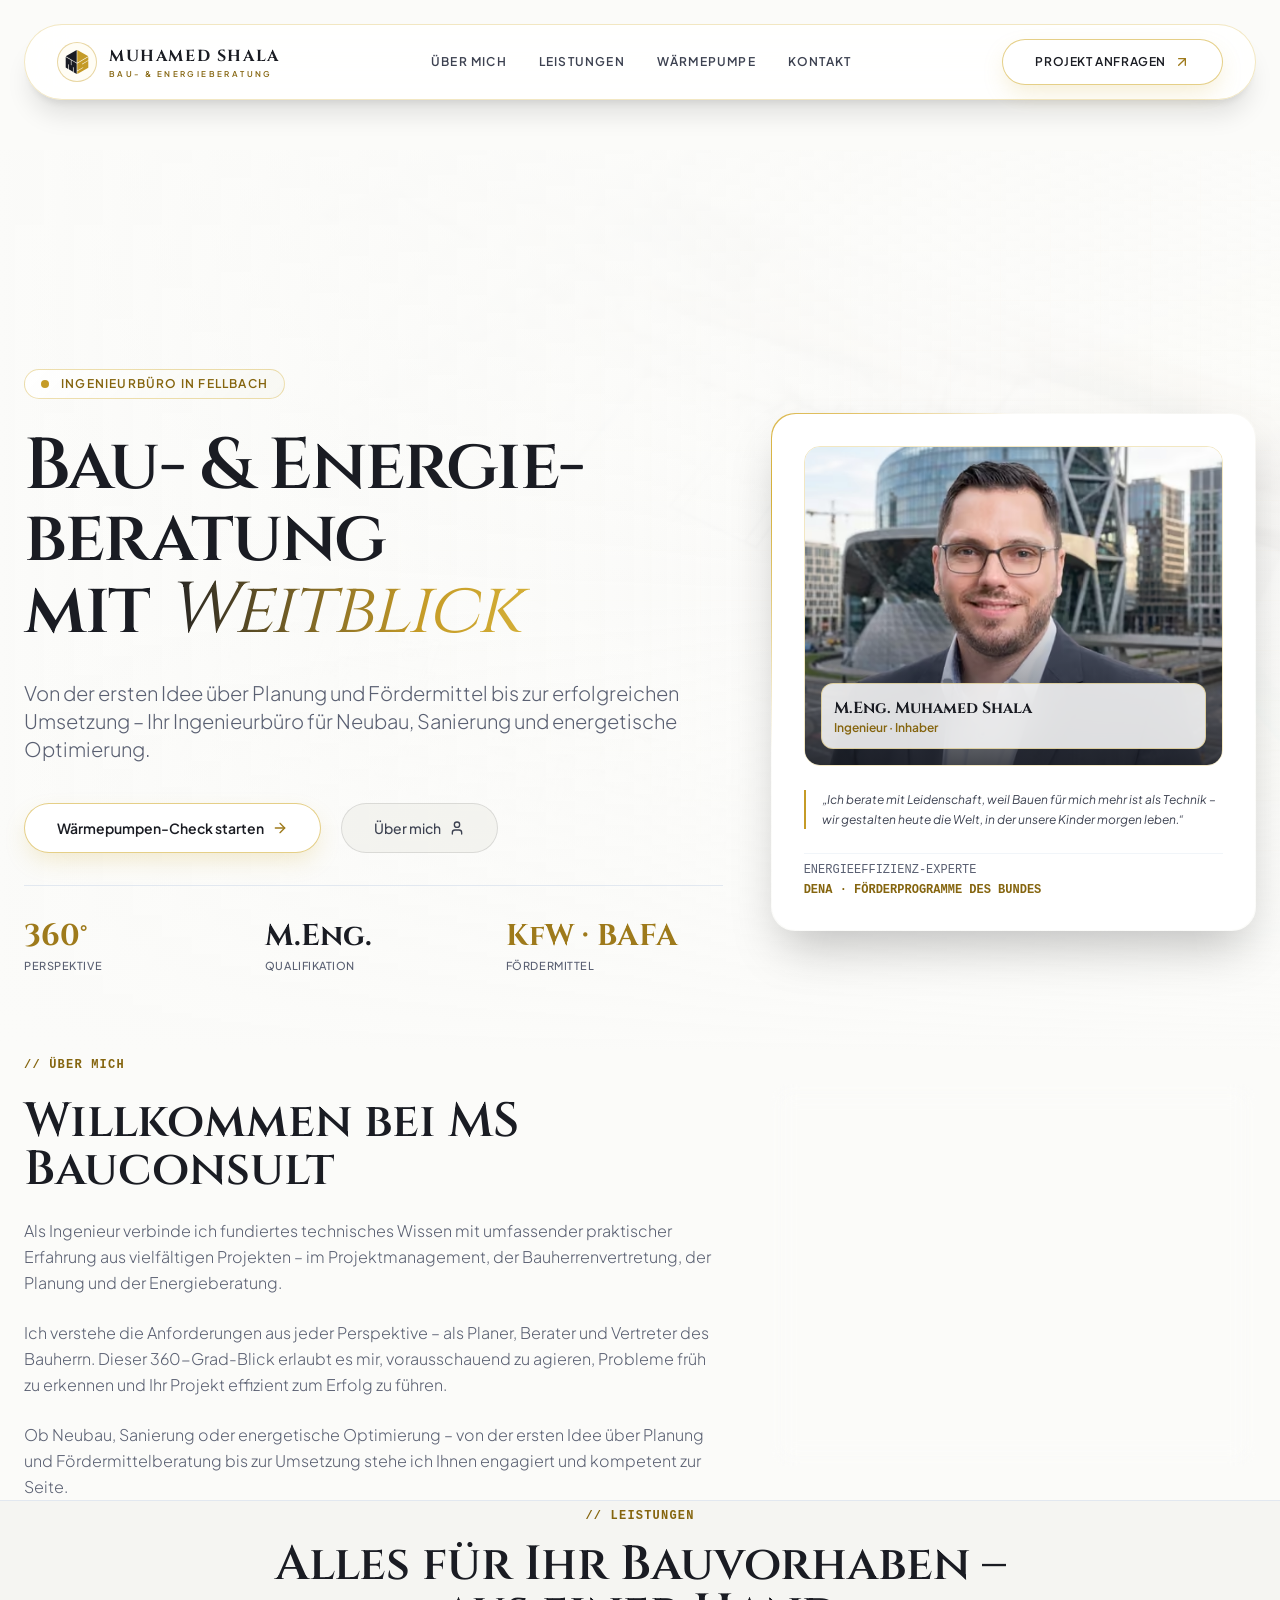
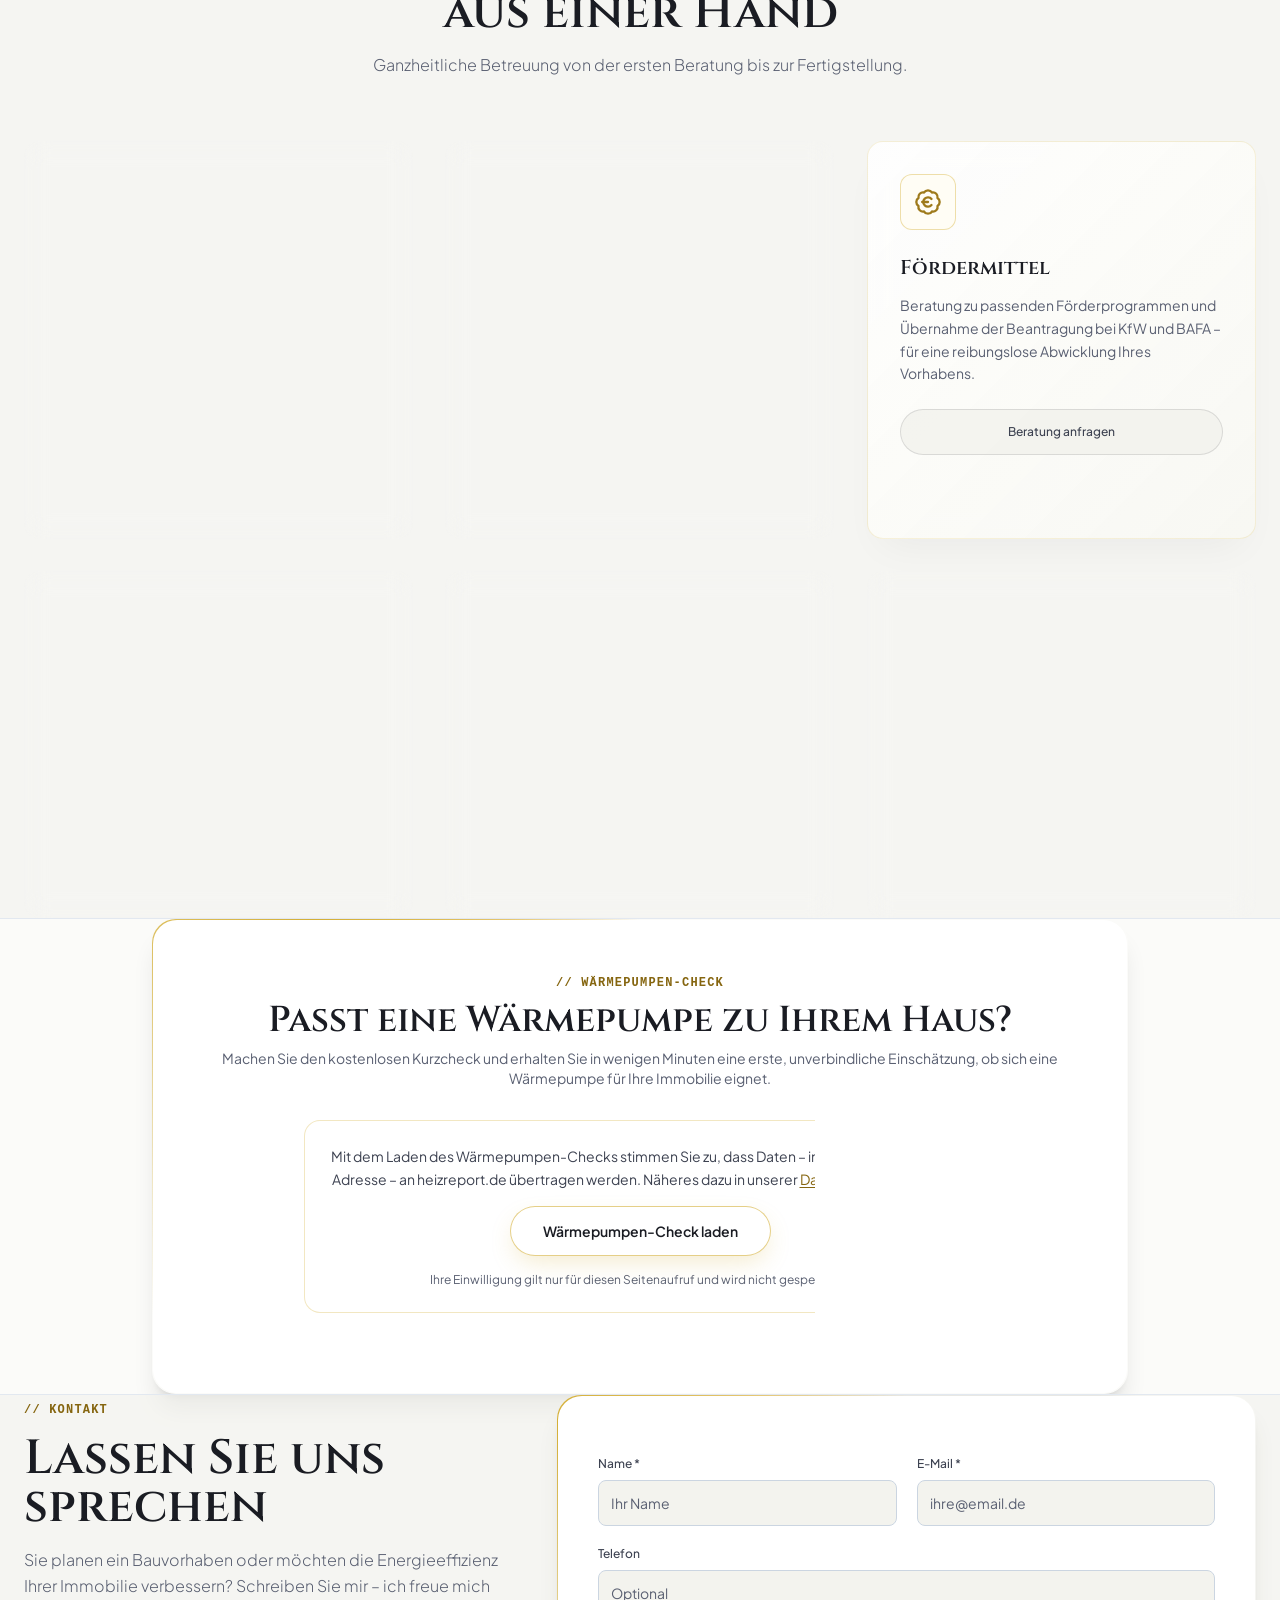
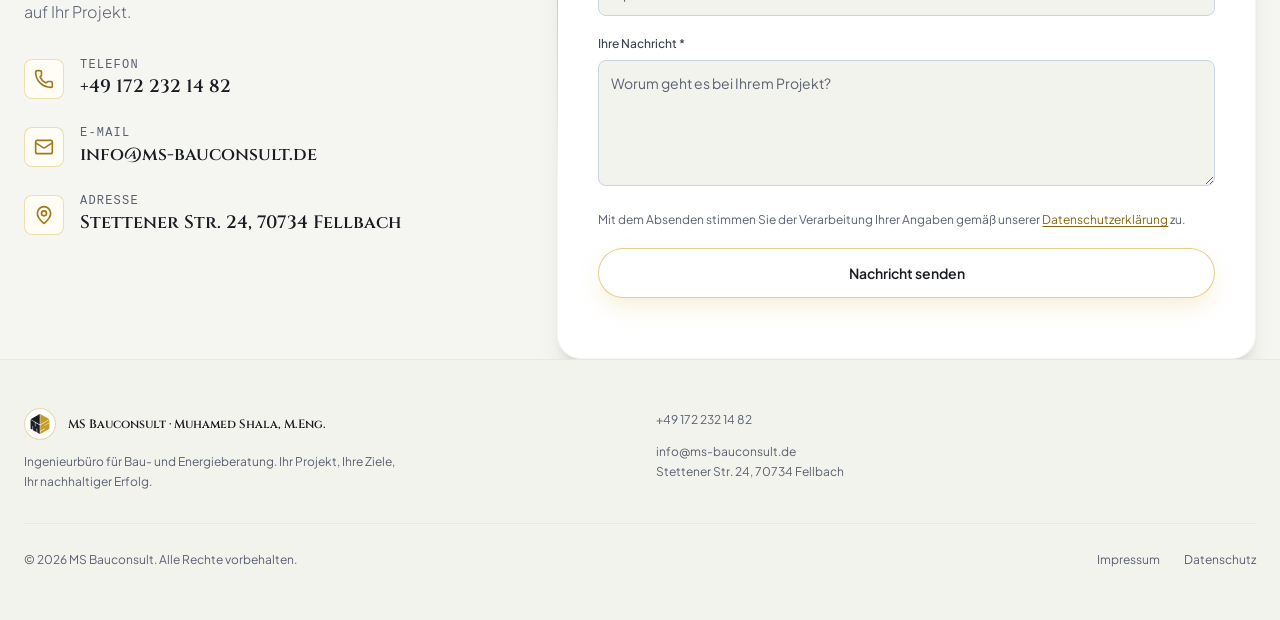
<file: preview/hero-mit-foto.html>
<!DOCTYPE html>
<html lang="de" class="motion-safe:scroll-smooth">
<head>
    <meta charset="UTF-8">
    <meta name="viewport" content="width=device-width, initial-scale=1.0">
    <meta name="description" content="Bau- und Energieberatung in Fellbach: Bauberatung, Energieberatung, KfW/BAFA-Fördermittel, Energieausweis und Sanierungsfahrplan – Muhamed Shala, M.Eng.">
    <link rel="canonical" href="https://www.ms-bauconsult.de/">
    <meta name="robots" content="noindex">
    <meta name="theme-color" content="#FBFBF9">
    <meta property="og:type" content="website">
    <meta property="og:locale" content="de_DE">
    <meta property="og:site_name" content="MS Bauconsult">
    <meta property="og:url" content="https://www.ms-bauconsult.de/">
    <meta property="og:title" content="MS Bauconsult – Bau- und Energieberatung in Fellbach">
    <meta property="og:description" content="Von der ersten Idee über Planung und Fördermittel bis zur Umsetzung: Bauberatung, Energieberatung und KfW/BAFA-Fördermittel von Muhamed Shala, M.Eng.">
    <meta property="og:image" content="https://www.ms-bauconsult.de/assets/img/og.jpg">
    <meta property="og:image:width" content="1200">
    <meta property="og:image:height" content="630">
    <meta property="og:image:alt" content="Muhamed Shala, M.Eng., Inhaber von MS Bauconsult">
    <meta name="twitter:card" content="summary_large_image">
    <title>MS Bauconsult | Bau- &amp; Energieberatung in Fellbach</title>
    <link rel="preload" href="../assets/fonts/cinzel.woff2" as="font" type="font/woff2" crossorigin>
    <link rel="preload" href="../assets/fonts/pjs.woff2" as="font" type="font/woff2" crossorigin>
    <link rel="stylesheet" href="../assets/css/main.css">
    <link rel="icon" href="../favicon.svg" type="image/svg+xml">
    <script src="../assets/js/main.js" defer></script>
    <script type="application/ld+json">
    {
      "@context": "https://schema.org",
      "@type": "ProfessionalService",
      "@id": "https://www.ms-bauconsult.de/#business",
      "name": "MS Bauconsult",
      "description": "Ingenieurbüro für Bau- und Energieberatung: Bauberatung und Baubegleitung, Energieberatung, Fördermittel (KfW, BAFA), Energieausweis, Sanierungsfahrplan (iSFP) und Projektsteuerung.",
      "url": "https://www.ms-bauconsult.de/",
      "image": "https://www.ms-bauconsult.de/assets/img/og.jpg",
      "telephone": "+491722321482",
      "email": "info@ms-bauconsult.de",
      "address": {
        "@type": "PostalAddress",
        "streetAddress": "Stettener Str. 24",
        "postalCode": "70734",
        "addressLocality": "Fellbach",
        "addressRegion": "Baden-Württemberg",
        "addressCountry": "DE"
      },
      "founder": {
        "@type": "Person",
        "name": "Muhamed Shala",
        "honorificSuffix": "M.Eng.",
        "jobTitle": "Ingenieur und Inhaber"
      },
      "knowsAbout": ["Bauberatung", "Energieberatung", "Fördermittelberatung (KfW, BAFA)", "Energieausweis", "Individueller Sanierungsfahrplan (iSFP)", "Projektsteuerung"]
    }
    </script>
</head>
<body class="bg-alabaster text-charcoal font-sans selection:bg-gold-400 selection:text-white overflow-x-hidden relative">

    <a href="#main" class="sr-only focus:not-sr-only focus:fixed focus:top-4 focus:left-4 focus:z-[60] focus:rounded-full focus:bg-white focus:px-5 focus:py-2 focus:text-sm focus:font-semibold focus:text-charcoal focus:border focus:border-gold-400">Zum Inhalt springen</a>

    <canvas id="particles-canvas" aria-hidden="true"></canvas>

    <!-- FLOATING NAVIGATION -->
    <header>
    <nav aria-label="Hauptnavigation" class="fixed top-6 left-0 w-full z-50 transition-all duration-300">
        <div class="max-w-7xl mx-auto px-6">
            <div class="glass-light rounded-full px-8 py-3.5 flex items-center justify-between border border-gold-400/30 shadow-xl">
                
                <!-- Brand Logo -->
                <a href="#top" class="flex items-center gap-3 group">
                    <div class="w-10 h-10 border border-gold-500/40 flex items-center justify-center rounded-full transition-transform motion-safe:group-hover:rotate-180 duration-700 bg-gold-100">
                        <svg xmlns="http://www.w3.org/2000/svg" viewBox="0 0 390 412" class="w-6 h-6" aria-hidden="true"><path fill="#1A1C23" d="M190 0.5 1.5 109 190 218ZM1 121 1 302.5 42 326 42 244.5 53 251 53 332.5 126 375 125.5 293 137 298.5 137 381 190 411.5 190 230 100 178 100 261.5 90 256.5 89.5 172Z"/><path fill="#C59B27" d="M200 0 389.5 109 200 218.5ZM388.5 121 200 230 200 352 301 294 301 306 200 364 200 412 389 303 389 186.5 282.5 247 283 235 389 174Z"/></svg>
                        <!-- Alternative (Monogramm): <span class="font-serif font-bold text-gold-600 text-sm">MS</span> -->
                    </div>
                    <div class="flex flex-col">
                        <span class="font-serif font-bold text-base tracking-widest text-charcoal">MUHAMED SHALA</span>
                        <span class="text-[8px] uppercase tracking-[0.3em] text-gold-700 font-semibold">Bau- &amp; Energieberatung</span>
                    </div>
                </a>

                <!-- Nav Links -->
                <div class="hidden lg:flex items-center gap-8 text-xs font-semibold uppercase tracking-widest text-slate-700">
                    <a href="#about" class="hover:text-gold-600 transition-colors">Über mich</a>
                    <a href="#services" class="hover:text-gold-600 transition-colors">Leistungen</a>
                    <a href="#waermepumpe" class="hover:text-gold-600 transition-colors">Wärmepumpe</a>
                    <a href="#contact" class="hover:text-gold-600 transition-colors">Kontakt</a>
                </div>

                <!-- Action Button -->
                <div class="hidden sm:block">
                    <a href="#contact" class="btn-primary text-xs tracking-wider uppercase">
                        <span class="flex items-center gap-2">
                            <span>Projekt anfragen</span>
                            <svg xmlns="http://www.w3.org/2000/svg" width="24" height="24" viewBox="0 0 24 24" fill="none" stroke="currentColor" stroke-width="2" stroke-linecap="round" stroke-linejoin="round" aria-hidden="true" class="lucide lucide-arrow-up-right w-4 h-4 text-gold-600"><path d="M7 7h10v10"/><path d="M7 17 17 7"/></svg>
                        </span>
                    </a>
                </div>
            </div>
        </div>
    </nav>
    </header>

    <main id="main" tabindex="-1" class="focus:outline-none">

    <!-- HERO SECTION -->
    <section id="top" class="relative min-h-screen flex items-center pt-36 pb-20 architectural-grid-light overflow-hidden">
        
        <!-- Hero-Hintergrund -->
        <div class="absolute inset-0 z-0">
                        <picture class="block w-full h-full"><source type="image/avif" srcset="../assets/img/hero/hero-960.avif 960w, ../assets/img/hero/hero-1600.avif 1600w" sizes="100vw"><source type="image/webp" srcset="../assets/img/hero/hero-960.webp 960w, ../assets/img/hero/hero-1600.webp 1600w" sizes="100vw"><img src="../assets/img/hero/hero-1600.webp" width="1600" height="1067" alt="" loading="eager" decoding="async" class="w-full h-full object-cover object-center opacity-15 mix-blend-multiply"></picture>
            <div class="absolute inset-0 bg-gradient-to-r from-alabaster via-alabaster/90 to-alabaster/70"></div>
            <div class="absolute inset-0 bg-gradient-to-b from-alabaster/60 via-transparent to-alabaster"></div>
        </div>

        <div class="max-w-7xl mx-auto px-6 relative z-10 w-full">
            <div class="grid lg:grid-cols-12 gap-12 items-center">
                
                <!-- Left Text Column -->
                <div class="lg:col-span-7 space-y-8">
                    <div class="inline-flex items-center gap-3 px-4 py-1.5 rounded-full glass-card-light border border-gold-400/40">
                        <span class="w-2 h-2 rounded-full bg-gold-500 animate-pulse motion-reduce:animate-none"></span>
                        <span class="text-xs uppercase tracking-widest text-gold-700 font-semibold">Ingenieurbüro in Fellbach</span>
                    </div>

                    <h1 class="font-serif text-4xl sm:text-6xl lg:text-7xl font-semibold text-charcoal leading-[1.1] tracking-tight">
                        Bau- &amp; Energie&shy;beratung <br>
                        mit <span class="shimmer-text-light italic font-normal">Weitblick</span>
                    </h1>

                    <p class="text-slate-600 text-lg md:text-xl max-w-2xl font-light leading-relaxed">
                        Von der ersten Idee über Planung und Fördermittel bis zur erfolgreichen Umsetzung – Ihr Ingenieurbüro für Neubau, Sanierung und energetische Optimierung.
                    </p>

                    <!-- Buttons -->
                    <div class="flex flex-wrap items-center gap-5 pt-2">
                        <a href="#waermepumpe" class="btn-primary text-sm">
                            <span class="flex items-center gap-2">
                                <span>Wärmepumpen-Check starten</span>
                                <svg xmlns="http://www.w3.org/2000/svg" width="24" height="24" viewBox="0 0 24 24" fill="none" stroke="currentColor" stroke-width="2" stroke-linecap="round" stroke-linejoin="round" aria-hidden="true" class="lucide lucide-arrow-right w-4 h-4 text-gold-600"><path d="M5 12h14"/><path d="m12 5 7 7-7 7"/></svg>
                            </span>
                        </a>

                        <a href="#about" class="btn-secondary text-sm">
                            <span class="flex items-center gap-2">
                                <span>Über mich</span>
                                <svg xmlns="http://www.w3.org/2000/svg" width="24" height="24" viewBox="0 0 24 24" fill="none" stroke="currentColor" stroke-width="2" stroke-linecap="round" stroke-linejoin="round" aria-hidden="true" class="lucide lucide-user w-4 h-4 text-slate-700"><path d="M19 21v-2a4 4 0 0 0-4-4H9a4 4 0 0 0-4 4v2"/><circle cx="12" cy="7" r="4"/></svg>
                            </span>
                        </a>
                    </div>

                    <!-- Kennzahlen -->
                    <div class="grid grid-cols-3 gap-3 sm:gap-6 pt-8 border-t border-slate-200">
                        <div>
                            <div class="font-serif text-2xl sm:text-3xl font-bold text-gold-600">360°</div>
                            <div class="text-[10px] sm:text-[11px] text-slate-600 uppercase tracking-wide sm:tracking-wider mt-1 font-medium">Perspektive</div>
                        </div>
                        <div>
                            <div class="font-serif text-2xl sm:text-3xl font-bold text-charcoal">M.Eng.</div>
                            <div class="text-[10px] sm:text-[11px] text-slate-600 uppercase tracking-wide sm:tracking-wider mt-1 font-medium">Qualifikation</div>
                        </div>
                        <div>
                            <div class="font-serif text-2xl sm:text-3xl font-bold text-gold-600">KfW<span class="max-sm:hidden"> · </span><br class="sm:hidden">BAFA</div>
                            <div class="text-[10px] sm:text-[11px] text-slate-600 uppercase tracking-wide sm:tracking-wider mt-1 font-medium">Fördermittel</div>
                        </div>
                    </div>
                </div>

                <!-- Porträt -->
                <div class="lg:col-span-5 w-full max-w-md mx-auto lg:max-w-none">
                    <div class="border-beam-container rounded-3xl p-[1px] shadow-2xl">
                        <div class="border-beam-inner p-6 md:p-8 rounded-3xl space-y-6">
                            
                            <!-- Porträtfoto -->
                            <div class="relative h-72 md:h-80 rounded-2xl overflow-hidden border border-gold-400/30 group">
                                <picture class="block w-full h-full">
                                    <source type="image/avif" srcset="../assets/img/portrait-480.avif 480w, ../assets/img/portrait-800.avif 800w, ../assets/img/portrait-1132.avif 1132w" sizes="(min-width: 1280px) 420px, 390px">
                                    <source type="image/webp" srcset="../assets/img/portrait-480.webp 480w, ../assets/img/portrait-800.webp 800w, ../assets/img/portrait-1132.webp 1132w" sizes="(min-width: 1280px) 420px, 390px">
                                    <img src="../assets/img/portrait-800.jpg" width="1132" height="928" alt="Muhamed Shala, M.Eng., Inhaber von MS Bauconsult" loading="eager" decoding="async" class="w-full h-full object-cover object-[40%_10%] transition-transform duration-700 motion-safe:group-hover:scale-105">
                                </picture>
                                <div class="absolute inset-0 bg-gradient-to-t from-charcoal/80 via-transparent to-transparent"></div>
                                
                                <div class="absolute bottom-4 left-4 right-4">
                                    <div class="glass-light p-3 rounded-xl border border-gold-400/40">
                                        <div class="font-serif font-bold text-charcoal text-base">M.Eng. Muhamed Shala</div>
                                        <div class="text-xs text-gold-700 font-semibold">Ingenieur · Inhaber</div>
                                    </div>
                                </div>
                            </div>

                            <!-- Zitat -->
                            <blockquote class="text-xs text-slate-700 italic leading-relaxed border-l-2 border-gold-500 pl-4">
                                „Ich berate mit Leidenschaft, weil Bauen für mich mehr ist als Technik – wir gestalten heute die Welt, in der unsere Kinder morgen leben.“
                            </blockquote>

                            <div class="pt-2 flex flex-wrap gap-x-4 gap-y-1 items-center justify-between text-xs font-mono text-slate-600 border-t border-slate-100">
                                <span>ENERGIEEFFIZIENZ-EXPERTE</span>
                                <span class="text-gold-700 font-semibold">DENA · FÖRDERPROGRAMME DES BUNDES</span>
                            </div>

                        </div>
                    </div>
                </div>

            </div>
        </div>
    </section>

    <!-- ÜBER MICH -->
    <section id="about" class="py-24 relative z-10 scroll-mt-28" aria-labelledby="about-title">
        <div class="max-w-7xl mx-auto px-6">
            <div class="grid lg:grid-cols-12 gap-12 items-center">
                <div class="lg:col-span-7 space-y-6">
                    <span class="text-xs font-mono text-gold-700 uppercase tracking-widest font-semibold">// Über mich</span>
                    <h2 id="about-title" class="font-serif text-3xl md:text-5xl font-semibold text-charcoal">Willkommen bei MS Bauconsult</h2>
                    <p class="text-slate-600 font-light leading-relaxed">Als Ingenieur verbinde ich fundiertes technisches Wissen mit umfassender praktischer Erfahrung aus vielfältigen Projekten – im Projektmanagement, der Bauherrenvertretung, der Planung und der Energieberatung.</p>
                    <p class="text-slate-600 font-light leading-relaxed">Ich verstehe die Anforderungen aus jeder Perspektive – als Planer, Berater und Vertreter des Bauherrn. Dieser 360-Grad-Blick erlaubt es mir, vorausschauend zu agieren, Probleme früh zu erkennen und Ihr Projekt effizient zum Erfolg zu führen.</p>
                    <p class="text-slate-600 font-light leading-relaxed">Ob Neubau, Sanierung oder energetische Optimierung – von der ersten Idee über Planung und Fördermittelberatung bis zur Umsetzung stehe ich Ihnen engagiert und kompetent zur Seite.</p>
                </div>
                <div class="lg:col-span-5">
                    <div class="glass-card-light rounded-2xl p-8 space-y-6">
                        <img src="../assets/img/eee.png" width="300" height="73" class="w-48 h-auto" alt="Energieeffizienz-Experte für Förderprogramme des Bundes" loading="lazy" decoding="async">
                        <p class="text-sm text-slate-700">Zugelassener Energieeffizienz-Experte der Deutschen Energie-Agentur (dena)</p>
                        <ul class="space-y-4 pt-4 border-t border-slate-200">
                            <li class="flex items-start gap-4">
                                <div class="w-10 h-10 rounded-lg bg-gold-100 border border-gold-400/40 flex items-center justify-center text-gold-600 shrink-0"><svg xmlns="http://www.w3.org/2000/svg" width="24" height="24" viewBox="0 0 24 24" fill="none" stroke="currentColor" stroke-width="2" stroke-linecap="round" stroke-linejoin="round" aria-hidden="true" class="lucide lucide-ruler w-5 h-5"><path d="M21.3 15.3a2.4 2.4 0 0 1 0 3.4l-2.6 2.6a2.4 2.4 0 0 1-3.4 0L2.7 8.7a2.41 2.41 0 0 1 0-3.4l2.6-2.6a2.41 2.41 0 0 1 3.4 0Z"/><path d="m14.5 12.5 2-2"/><path d="m11.5 9.5 2-2"/><path d="m8.5 6.5 2-2"/><path d="m17.5 15.5 2-2"/></svg></div>
                                <div>
                                    <h3 class="font-serif text-base font-semibold text-charcoal">Planer</h3>
                                    <p class="text-slate-600 text-sm">Fachgerechte Planung für Neubau und Sanierung.</p>
                                </div>
                            </li>
                            <li class="flex items-start gap-4">
                                <div class="w-10 h-10 rounded-lg bg-gold-100 border border-gold-400/40 flex items-center justify-center text-gold-600 shrink-0"><svg xmlns="http://www.w3.org/2000/svg" width="24" height="24" viewBox="0 0 24 24" fill="none" stroke="currentColor" stroke-width="2" stroke-linecap="round" stroke-linejoin="round" aria-hidden="true" class="lucide lucide-handshake w-5 h-5"><path d="m11 17 2 2a1 1 0 1 0 3-3"/><path d="m14 14 2.5 2.5a1 1 0 1 0 3-3l-3.88-3.88a3 3 0 0 0-4.24 0l-.88.88a1 1 0 1 1-3-3l2.81-2.81a5.79 5.79 0 0 1 7.06-.87l.47.28a2 2 0 0 0 1.42.25L21 4"/><path d="m21 3 1 11h-2"/><path d="M3 3 2 14l6.5 6.5a1 1 0 1 0 3-3"/><path d="M3 4h8"/></svg></div>
                                <div>
                                    <h3 class="font-serif text-base font-semibold text-charcoal">Berater</h3>
                                    <p class="text-slate-600 text-sm">Energieberatung und Fördermittel – KfW und BAFA.</p>
                                </div>
                            </li>
                            <li class="flex items-start gap-4">
                                <div class="w-10 h-10 rounded-lg bg-gold-100 border border-gold-400/40 flex items-center justify-center text-gold-600 shrink-0"><svg xmlns="http://www.w3.org/2000/svg" width="24" height="24" viewBox="0 0 24 24" fill="none" stroke="currentColor" stroke-width="2" stroke-linecap="round" stroke-linejoin="round" aria-hidden="true" class="lucide lucide-user-check w-5 h-5"><path d="m16 11 2 2 4-4"/><path d="M16 21v-2a4 4 0 0 0-4-4H6a4 4 0 0 0-4 4v2"/><circle cx="9" cy="7" r="4"/></svg></div>
                                <div>
                                    <h3 class="font-serif text-base font-semibold text-charcoal">Vertreter des Bauherrn</h3>
                                    <p class="text-slate-600 text-sm">Ihre Interessen gegenüber allen Beteiligten im Blick.</p>
                                </div>
                            </li>
                        </ul>
                    </div>
                </div>
            </div>
        </div>
    </section>

    <!-- LEISTUNGEN -->
    <section id="services" class="py-24 relative z-10 scroll-mt-28 bg-pearl/60 border-t border-b border-slate-200" aria-labelledby="services-title">
        <div class="max-w-7xl mx-auto px-6">

            <div class="text-center max-w-3xl mx-auto space-y-4 mb-16">
                <span class="text-xs font-mono text-gold-700 uppercase tracking-widest font-semibold">// Leistungen</span>
                <h2 id="services-title" class="font-serif text-3xl md:text-5xl font-semibold text-charcoal">Alles für Ihr Bauvorhaben – aus einer Hand</h2>
                <p class="text-slate-600 font-light">Ganzheitliche Betreuung von der ersten Beratung bis zur Fertigstellung.</p>
            </div>

            <!-- Spotlight Cards -->
            <div class="grid md:grid-cols-3 gap-8">

                <div class="spotlight-card rounded-2xl glass-card-light p-8 transition-all duration-300 relative group">
                    <div class="w-14 h-14 rounded-xl bg-gold-100 border border-gold-400/40 flex items-center justify-center text-gold-600 mb-6">
                        <svg xmlns="http://www.w3.org/2000/svg" width="24" height="24" viewBox="0 0 24 24" fill="none" stroke="currentColor" stroke-width="2" stroke-linecap="round" stroke-linejoin="round" aria-hidden="true" class="lucide lucide-hard-hat w-7 h-7"><path d="M10 10V5a1 1 0 0 1 1-1h2a1 1 0 0 1 1 1v5"/><path d="M14 6a6 6 0 0 1 6 6v3"/><path d="M4 15v-3a6 6 0 0 1 6-6"/><rect x="2" y="15" width="20" height="4" rx="1"/></svg>
                    </div>
                    <h3 class="font-serif text-xl font-semibold text-charcoal mb-3">Bauberatung &amp; Baubegleitung</h3>
                    <p class="text-slate-600 text-sm leading-relaxed mb-6">Beratung vor Ort, fachgerechte Planung von Sanierungen, Ausschreibung und Vergabe, Bauüberwachung und ganzheitliche Projektsteuerung – zuverlässig und aus einer Hand.</p>
                    <a href="#contact" class="btn-secondary text-xs w-full" aria-label="Beratung anfragen: Bauberatung und Baubegleitung">Beratung anfragen</a>
                </div>

                <div class="spotlight-card rounded-2xl glass-card-light p-8 transition-all duration-300 relative group">
                    <div class="w-14 h-14 rounded-xl bg-gold-100 border border-gold-400/40 flex items-center justify-center text-gold-600 mb-6">
                        <svg xmlns="http://www.w3.org/2000/svg" width="24" height="24" viewBox="0 0 24 24" fill="none" stroke="currentColor" stroke-width="2" stroke-linecap="round" stroke-linejoin="round" aria-hidden="true" class="lucide lucide-zap w-7 h-7"><path d="M15.914 4a1.5 1.5 0 00-2.474-1.561l-9 9A1.5 1.5 0 005.5 14h4.002a.5.5 0 01.471.666L8.086 20a1.5 1.5 0 002.475 1.56l9-9A1.5 1.5 0 0018.5 10h-3.997a.5.5 0 01-.472-.667z"/></svg>
                    </div>
                    <h3 class="font-serif text-xl font-semibold text-charcoal mb-3">Energieberatung</h3>
                    <p class="text-slate-600 text-sm leading-relaxed mb-6">Energetische Optimierung Ihres Wohngebäudes: individueller Sanierungsfahrplan, Maßnahmenplanung, Begleitung in der Bauphase und Unterstützung bei Fördermitteln.</p>
                    <a href="#contact" class="btn-secondary text-xs w-full" aria-label="Beratung anfragen: Energieberatung">Beratung anfragen</a>
                </div>

                <div class="spotlight-card rounded-2xl glass-card-light p-8 transition-all duration-300 relative group">
                    <div class="w-14 h-14 rounded-xl bg-gold-100 border border-gold-400/40 flex items-center justify-center text-gold-600 mb-6">
                        <svg xmlns="http://www.w3.org/2000/svg" width="24" height="24" viewBox="0 0 24 24" fill="none" stroke="currentColor" stroke-width="2" stroke-linecap="round" stroke-linejoin="round" aria-hidden="true" class="lucide lucide-badge-euro w-7 h-7"><path d="M3.85 8.62a4 4 0 0 1 4.78-4.77 4 4 0 0 1 6.74 0 4 4 0 0 1 4.78 4.78 4 4 0 0 1 0 6.74 4 4 0 0 1-4.77 4.78 4 4 0 0 1-6.75 0 4 4 0 0 1-4.78-4.77 4 4 0 0 1 0-6.76Z"/><path d="M7 12h5"/><path d="M15 9.4a4 4 0 1 0 0 5.2"/></svg>
                    </div>
                    <h3 class="font-serif text-xl font-semibold text-charcoal mb-3">Fördermittel</h3>
                    <p class="text-slate-600 text-sm leading-relaxed mb-6">Beratung zu passenden Förderprogrammen und Übernahme der Beantragung bei KfW und BAFA – für eine reibungslose Abwicklung Ihres Vorhabens.</p>
                    <a href="#contact" class="btn-secondary text-xs w-full" aria-label="Beratung anfragen: Fördermittel">Beratung anfragen</a>
                </div>

                <div class="spotlight-card rounded-2xl glass-card-light p-8 transition-all duration-300 relative group">
                    <div class="w-14 h-14 rounded-xl bg-gold-100 border border-gold-400/40 flex items-center justify-center text-gold-600 mb-6">
                        <svg xmlns="http://www.w3.org/2000/svg" width="24" height="24" viewBox="0 0 24 24" fill="none" stroke="currentColor" stroke-width="2" stroke-linecap="round" stroke-linejoin="round" aria-hidden="true" class="lucide lucide-file-badge w-7 h-7"><path d="M13 22h5a2 2 0 0 0 2-2V8a2.4 2.4 0 0 0-.706-1.706l-3.588-3.588A2.4 2.4 0 0 0 14 2H6a2 2 0 0 0-2 2v3.3"/><path d="M14 2v5a1 1 0 0 0 1 1h5"/><path d="m7.69 16.479 1.29 4.88a.5.5 0 0 1-.698.591l-1.843-.849a1 1 0 0 0-.879.001l-1.846.85a.5.5 0 0 1-.692-.593l1.29-4.88"/><circle cx="6" cy="14" r="3"/></svg>
                    </div>
                    <h3 class="font-serif text-xl font-semibold text-charcoal mb-3">Energieausweis</h3>
                    <p class="text-slate-600 text-sm leading-relaxed mb-6">Energieausweise für Wohngebäude nach aktueller Gesetzeslage. Ob Verbrauchs- oder Bedarfsausweis – individuell beraten und passend erstellt.</p>
                    <a href="#contact" class="btn-secondary text-xs w-full" aria-label="Beratung anfragen: Energieausweis">Beratung anfragen</a>
                </div>

                <div class="spotlight-card rounded-2xl glass-card-light p-8 transition-all duration-300 relative group">
                    <div class="w-14 h-14 rounded-xl bg-gold-100 border border-gold-400/40 flex items-center justify-center text-gold-600 mb-6">
                        <svg xmlns="http://www.w3.org/2000/svg" width="24" height="24" viewBox="0 0 24 24" fill="none" stroke="currentColor" stroke-width="2" stroke-linecap="round" stroke-linejoin="round" aria-hidden="true" class="lucide lucide-route w-7 h-7"><circle cx="6" cy="19" r="3"/><path d="M9 19h8.5a3.5 3.5 0 0 0 0-7h-11a3.5 3.5 0 0 1 0-7H15"/><circle cx="18" cy="5" r="3"/></svg>
                    </div>
                    <h3 class="font-serif text-xl font-semibold text-charcoal mb-3">Sanierungsfahrplan (iSFP)</h3>
                    <p class="text-slate-600 text-sm leading-relaxed mb-6">Strukturierte Übersicht über empfohlene Sanierungsmaßnahmen – mit erhöhten Förderquoten für Ihr Projekt.</p>
                    <a href="#contact" class="btn-secondary text-xs w-full" aria-label="Beratung anfragen: Sanierungsfahrplan (iSFP)">Beratung anfragen</a>
                </div>

                <div class="spotlight-card rounded-2xl glass-card-light p-8 transition-all duration-300 relative group">
                    <div class="w-14 h-14 rounded-xl bg-gold-100 border border-gold-400/40 flex items-center justify-center text-gold-600 mb-6">
                        <svg xmlns="http://www.w3.org/2000/svg" width="24" height="24" viewBox="0 0 24 24" fill="none" stroke="currentColor" stroke-width="2" stroke-linecap="round" stroke-linejoin="round" aria-hidden="true" class="lucide lucide-clipboard-list w-7 h-7"><rect width="8" height="4" x="8" y="2" rx="1" ry="1"/><path d="M16 4h2a2 2 0 0 1 2 2v14a2 2 0 0 1-2 2H6a2 2 0 0 1-2-2V6a2 2 0 0 1 2-2h2"/><path d="M12 11h4"/><path d="M12 16h4"/><path d="M8 11h.01"/><path d="M8 16h.01"/></svg>
                    </div>
                    <h3 class="font-serif text-xl font-semibold text-charcoal mb-3">Projektsteuerung</h3>
                    <p class="text-slate-600 text-sm leading-relaxed mb-6">Ganzheitliche Steuerung von der Idee bis zur Fertigstellung: Koordination aller Beteiligten, Kosten, Termine und Qualität im Blick – als zentrale Schnittstelle.</p>
                    <a href="#contact" class="btn-secondary text-xs w-full" aria-label="Beratung anfragen: Projektsteuerung">Beratung anfragen</a>
                </div>

            </div>
        </div>
    </section>

    <!-- WÄRMEPUMPEN-CHECK -->
    <section id="waermepumpe" class="py-24 relative z-10 scroll-mt-28" aria-labelledby="wp-title">
        <div class="max-w-5xl mx-auto px-6">
            <div class="border-beam-container rounded-3xl p-[1px] shadow-xl">
                <div class="border-beam-inner p-8 md:p-12 rounded-3xl bg-white space-y-8">

                    <div class="text-center space-y-2">
                        <span class="text-xs font-mono text-gold-700 uppercase tracking-widest font-semibold">// Wärmepumpen-Check</span>
                        <h2 id="wp-title" class="font-serif text-2xl md:text-4xl font-semibold text-charcoal">Passt eine Wärmepumpe zu Ihrem Haus?</h2>
                        <p class="text-slate-600 text-sm">Machen Sie den kostenlosen Kurzcheck und erhalten Sie in wenigen Minuten eine erste, unverbindliche Einschätzung, ob sich eine Wärmepumpe für Ihre Immobilie eignet.</p>
                    </div>

                    <div class="glass-light p-6 rounded-2xl border border-gold-400/30 text-center space-y-4 max-w-2xl mx-auto">
                        <p class="text-sm text-slate-700 leading-relaxed">Mit dem Laden des Wärmepumpen-Checks stimmen Sie zu, dass Daten – insbesondere Ihre IP-Adresse – an heizreport.de übertragen werden. Näheres dazu in unserer <a href="/datenschutz" data-dialog="datenschutz" class="underline underline-offset-2 text-gold-700 hover:text-gold-600">Datenschutzerklärung</a>.</p>
                        <button type="button" id="wp-load" class="btn-primary text-sm">Wärmepumpen-Check laden</button>
                        <p class="text-xs text-slate-600">Ihre Einwilligung gilt nur für diesen Seitenaufruf und wird nicht gespeichert.</p>
                    </div>

                    <div id="wp-check"></div>

                </div>
            </div>
        </div>
    </section>

    <!-- KONTAKT -->
    <section id="contact" class="py-24 relative z-10 scroll-mt-28 bg-pearl/60 border-t border-slate-200" aria-labelledby="contact-title">
        <div class="max-w-7xl mx-auto px-6">
            <div class="grid lg:grid-cols-12 gap-12 items-start">
                <div class="lg:col-span-5 space-y-8">
                    <div class="space-y-4">
                        <span class="text-xs font-mono text-gold-700 uppercase tracking-widest font-semibold">// Kontakt</span>
                        <h2 id="contact-title" class="font-serif text-3xl md:text-5xl font-semibold text-charcoal">Lassen Sie uns sprechen</h2>
                        <p class="text-slate-600 font-light leading-relaxed">Sie planen ein Bauvorhaben oder möchten die Energieeffizienz Ihrer Immobilie verbessern? Schreiben Sie mir – ich freue mich auf Ihr Projekt.</p>
                    </div>
                    <dl class="space-y-6">
                        <div class="flex items-center gap-4">
                            <div class="w-10 h-10 rounded-lg bg-gold-100 border border-gold-400/40 flex items-center justify-center text-gold-600 shrink-0"><svg xmlns="http://www.w3.org/2000/svg" width="24" height="24" viewBox="0 0 24 24" fill="none" stroke="currentColor" stroke-width="2" stroke-linecap="round" stroke-linejoin="round" aria-hidden="true" class="lucide lucide-phone w-5 h-5"><path d="M13.832 16.568a1 1 0 0 0 1.213-.303l.355-.465A2 2 0 0 1 17 15h3a2 2 0 0 1 2 2v3a2 2 0 0 1-2 2A18 18 0 0 1 2 4a2 2 0 0 1 2-2h3a2 2 0 0 1 2 2v3a2 2 0 0 1-.8 1.6l-.468.351a1 1 0 0 0-.292 1.233 14 14 0 0 0 6.392 6.384"/></svg></div>
                            <div class="min-w-0">
                                <dt class="text-xs font-mono uppercase tracking-widest text-slate-600">Telefon</dt>
                                <dd><a href="tel:+491722321482" class="font-serif text-lg font-semibold text-charcoal hover:text-gold-600 transition-colors">+49 172 232 14 82</a></dd>
                            </div>
                        </div>
                        <div class="flex items-center gap-4">
                            <div class="w-10 h-10 rounded-lg bg-gold-100 border border-gold-400/40 flex items-center justify-center text-gold-600 shrink-0"><svg xmlns="http://www.w3.org/2000/svg" width="24" height="24" viewBox="0 0 24 24" fill="none" stroke="currentColor" stroke-width="2" stroke-linecap="round" stroke-linejoin="round" aria-hidden="true" class="lucide lucide-mail w-5 h-5"><path d="m22 7-8.991 5.727a2 2 0 0 1-2.009 0L2 7"/><rect x="2" y="4" width="20" height="16" rx="2"/></svg></div>
                            <div class="min-w-0">
                                <dt class="text-xs font-mono uppercase tracking-widest text-slate-600">E-Mail</dt>
                                <dd><a href="mailto:info@ms-bauconsult.de" class="font-serif text-lg font-semibold text-charcoal hover:text-gold-600 transition-colors break-all sm:break-normal">info@ms-bauconsult.de</a></dd>
                            </div>
                        </div>
                        <div class="flex items-center gap-4">
                            <div class="w-10 h-10 rounded-lg bg-gold-100 border border-gold-400/40 flex items-center justify-center text-gold-600 shrink-0"><svg xmlns="http://www.w3.org/2000/svg" width="24" height="24" viewBox="0 0 24 24" fill="none" stroke="currentColor" stroke-width="2" stroke-linecap="round" stroke-linejoin="round" aria-hidden="true" class="lucide lucide-map-pin w-5 h-5"><path d="M20 10c0 4.993-5.539 10.193-7.399 11.799a1 1 0 0 1-1.202 0C9.539 20.193 4 14.993 4 10a8 8 0 0 1 16 0"/><circle cx="12" cy="10" r="3"/></svg></div>
                            <div class="min-w-0">
                                <dt class="text-xs font-mono uppercase tracking-widest text-slate-600">Adresse</dt>
                                <dd><address class="not-italic font-serif text-lg font-semibold text-charcoal">Stettener Str. 24, 70734 Fellbach</address></dd>
                            </div>
                        </div>
                    </dl>
                </div>
                <div class="lg:col-span-7">
                    <div class="border-beam-container rounded-3xl p-[1px] shadow-xl">
                        <div class="border-beam-inner p-8 md:p-10 rounded-3xl bg-white">
                            <form id="contact-form" method="post" aria-labelledby="contact-form-title" class="relative space-y-5">
                                <h3 id="contact-form-title" class="sr-only">Kontaktformular</h3>
                                <div class="grid sm:grid-cols-2 gap-5">
                                    <div>
                                        <label for="f-name" class="text-xs text-slate-700 font-medium block mb-2">Name <span aria-hidden="true">*</span></label>
                                        <input id="f-name" name="name" type="text" required maxlength="100" autocomplete="name" placeholder="Ihr Name" class="w-full bg-pearl border border-slate-300 rounded-lg p-3 text-sm text-charcoal placeholder:text-slate-600 focus:border-gold-500 focus:outline-none focus-visible:ring-2 focus-visible:ring-gold-500">
                                    </div>
                                    <div>
                                        <label for="f-email" class="text-xs text-slate-700 font-medium block mb-2">E-Mail <span aria-hidden="true">*</span></label>
                                        <input id="f-email" name="email" type="email" required maxlength="254" autocomplete="email" placeholder="ihre@email.de" class="w-full bg-pearl border border-slate-300 rounded-lg p-3 text-sm text-charcoal placeholder:text-slate-600 focus:border-gold-500 focus:outline-none focus-visible:ring-2 focus-visible:ring-gold-500">
                                    </div>
                                </div>
                                <div>
                                    <label for="f-phone" class="text-xs text-slate-700 font-medium block mb-2">Telefon</label>
                                    <input id="f-phone" name="phone" type="tel" maxlength="30" autocomplete="tel" placeholder="Optional" class="w-full bg-pearl border border-slate-300 rounded-lg p-3 text-sm text-charcoal placeholder:text-slate-600 focus:border-gold-500 focus:outline-none focus-visible:ring-2 focus-visible:ring-gold-500">
                                </div>
                                <div>
                                    <label for="f-message" class="text-xs text-slate-700 font-medium block mb-2">Ihre Nachricht <span aria-hidden="true">*</span></label>
                                    <textarea id="f-message" name="message" rows="5" required maxlength="5000" placeholder="Worum geht es bei Ihrem Projekt?" class="w-full bg-pearl border border-slate-300 rounded-lg p-3 text-sm text-charcoal placeholder:text-slate-600 focus:border-gold-500 focus:outline-none focus-visible:ring-2 focus-visible:ring-gold-500"></textarea>
                                </div>
                                <div class="absolute -left-[9999px] top-0" aria-hidden="true">
                                    <label for="f-website">Website (bitte leer lassen)</label>
                                    <input id="f-website" name="website" type="text" tabindex="-1" autocomplete="off">
                                </div>
                                <p class="text-xs text-slate-600">Mit dem Absenden stimmen Sie der Verarbeitung Ihrer Angaben gemäß unserer <a href="/datenschutz" data-dialog="datenschutz" class="underline underline-offset-2 text-gold-700 hover:text-gold-600">Datenschutzerklärung</a> zu.</p>
                                <button type="submit" class="btn-primary w-full text-sm">Nachricht senden</button>
                                <div id="form-status" role="status" aria-live="polite" class="text-sm"></div>
                            </form>
                        </div>
                    </div>
                </div>
            </div>
        </div>
    </section>

    </main>

    <!-- FOOTER -->
    <footer class="bg-pearl border-t border-slate-200 py-12 relative z-10 text-xs text-slate-600">
        <div class="max-w-7xl mx-auto px-6 space-y-8">
            <div class="grid md:grid-cols-2 gap-8">
                <div class="space-y-3">
                    <div class="flex items-center gap-3">
                        <div class="w-8 h-8 border border-gold-500/40 flex items-center justify-center rounded-full bg-white">
                    <svg xmlns="http://www.w3.org/2000/svg" viewBox="0 0 390 412" class="w-5 h-5" aria-hidden="true"><path fill="#1A1C23" d="M190 0.5 1.5 109 190 218ZM1 121 1 302.5 42 326 42 244.5 53 251 53 332.5 126 375 125.5 293 137 298.5 137 381 190 411.5 190 230 100 178 100 261.5 90 256.5 89.5 172Z"/><path fill="#C59B27" d="M200 0 389.5 109 200 218.5ZM388.5 121 200 230 200 352 301 294 301 306 200 364 200 412 389 303 389 186.5 282.5 247 283 235 389 174Z"/></svg>
                    <!-- Alternative (Monogramm): <span class="font-serif font-bold text-gold-600 text-xs">MS</span> -->
                </div>
                        <span class="text-charcoal font-serif font-semibold">MS Bauconsult · Muhamed Shala, M.Eng.</span>
                    </div>
                    <p class="max-w-sm leading-relaxed">Ingenieurbüro für Bau- und Energieberatung. Ihr Projekt, Ihre Ziele, Ihr nachhaltiger Erfolg.</p>
                </div>
                <address class="not-italic space-y-2 md:text-right">
                    <a href="tel:+491722321482" class="hover:text-gold-600 transition-colors inline-block py-1">+49 172 232 14 82</a><br>
                    <a href="mailto:info@ms-bauconsult.de" class="hover:text-gold-600 transition-colors inline-block py-1">info@ms-bauconsult.de</a><br>
                    Stettener Str. 24, 70734 Fellbach
                </address>
            </div>
            <div class="border-t border-slate-200 pt-6 flex flex-col md:flex-row justify-between items-center gap-4">
                <div>© 2026 MS Bauconsult. Alle Rechte vorbehalten.</div>
                <div class="flex gap-6">
                    <a href="/impressum" data-dialog="impressum" class="hover:text-gold-600 transition-colors py-1">Impressum</a>
                    <a href="/datenschutz" data-dialog="datenschutz" class="hover:text-gold-600 transition-colors py-1">Datenschutz</a>
                </div>
            </div>
        </div>
    </footer>

</body>
</html>
</file>
<file: assets/css/main.css>
*,:after,:before{--tw-border-spacing-x:0;--tw-border-spacing-y:0;--tw-translate-x:0;--tw-translate-y:0;--tw-rotate:0;--tw-skew-x:0;--tw-skew-y:0;--tw-scale-x:1;--tw-scale-y:1;--tw-pan-x: ;--tw-pan-y: ;--tw-pinch-zoom: ;--tw-scroll-snap-strictness:proximity;--tw-gradient-from-position: ;--tw-gradient-via-position: ;--tw-gradient-to-position: ;--tw-ordinal: ;--tw-slashed-zero: ;--tw-numeric-figure: ;--tw-numeric-spacing: ;--tw-numeric-fraction: ;--tw-ring-inset: ;--tw-ring-offset-width:0px;--tw-ring-offset-color:#fff;--tw-ring-color:rgba(59,130,246,.5);--tw-ring-offset-shadow:0 0 #0000;--tw-ring-shadow:0 0 #0000;--tw-shadow:0 0 #0000;--tw-shadow-colored:0 0 #0000;--tw-blur: ;--tw-brightness: ;--tw-contrast: ;--tw-grayscale: ;--tw-hue-rotate: ;--tw-invert: ;--tw-saturate: ;--tw-sepia: ;--tw-drop-shadow: ;--tw-backdrop-blur: ;--tw-backdrop-brightness: ;--tw-backdrop-contrast: ;--tw-backdrop-grayscale: ;--tw-backdrop-hue-rotate: ;--tw-backdrop-invert: ;--tw-backdrop-opacity: ;--tw-backdrop-saturate: ;--tw-backdrop-sepia: ;--tw-contain-size: ;--tw-contain-layout: ;--tw-contain-paint: ;--tw-contain-style: }::backdrop{--tw-border-spacing-x:0;--tw-border-spacing-y:0;--tw-translate-x:0;--tw-translate-y:0;--tw-rotate:0;--tw-skew-x:0;--tw-skew-y:0;--tw-scale-x:1;--tw-scale-y:1;--tw-pan-x: ;--tw-pan-y: ;--tw-pinch-zoom: ;--tw-scroll-snap-strictness:proximity;--tw-gradient-from-position: ;--tw-gradient-via-position: ;--tw-gradient-to-position: ;--tw-ordinal: ;--tw-slashed-zero: ;--tw-numeric-figure: ;--tw-numeric-spacing: ;--tw-numeric-fraction: ;--tw-ring-inset: ;--tw-ring-offset-width:0px;--tw-ring-offset-color:#fff;--tw-ring-color:rgba(59,130,246,.5);--tw-ring-offset-shadow:0 0 #0000;--tw-ring-shadow:0 0 #0000;--tw-shadow:0 0 #0000;--tw-shadow-colored:0 0 #0000;--tw-blur: ;--tw-brightness: ;--tw-contrast: ;--tw-grayscale: ;--tw-hue-rotate: ;--tw-invert: ;--tw-saturate: ;--tw-sepia: ;--tw-drop-shadow: ;--tw-backdrop-blur: ;--tw-backdrop-brightness: ;--tw-backdrop-contrast: ;--tw-backdrop-grayscale: ;--tw-backdrop-hue-rotate: ;--tw-backdrop-invert: ;--tw-backdrop-opacity: ;--tw-backdrop-saturate: ;--tw-backdrop-sepia: ;--tw-contain-size: ;--tw-contain-layout: ;--tw-contain-paint: ;--tw-contain-style: }/*! tailwindcss v3.4.17 | MIT License | https://tailwindcss.com*/*,:after,:before{border:0 solid #e5e7eb;box-sizing:border-box}:after,:before{--tw-content:""}:host,html{line-height:1.5;-webkit-text-size-adjust:100%;font-family:Plus Jakarta Sans,sans-serif;font-feature-settings:normal;font-variation-settings:normal;-moz-tab-size:4;-o-tab-size:4;tab-size:4;-webkit-tap-highlight-color:transparent}body{line-height:inherit;margin:0}hr{border-top-width:1px;color:inherit;height:0}abbr:where([title]){-webkit-text-decoration:underline dotted;text-decoration:underline dotted}h1,h2,h3,h4,h5,h6{font-size:inherit;font-weight:inherit}a{color:inherit;text-decoration:inherit}b,strong{font-weight:bolder}code,kbd,pre,samp{font-family:ui-monospace,SFMono-Regular,Menlo,Monaco,Consolas,Liberation Mono,Courier New,monospace;font-feature-settings:normal;font-size:1em;font-variation-settings:normal}small{font-size:80%}sub,sup{font-size:75%;line-height:0;position:relative;vertical-align:baseline}sub{bottom:-.25em}sup{top:-.5em}table{border-collapse:collapse;border-color:inherit;text-indent:0}button,input,optgroup,select,textarea{color:inherit;font-family:inherit;font-feature-settings:inherit;font-size:100%;font-variation-settings:inherit;font-weight:inherit;letter-spacing:inherit;line-height:inherit;margin:0;padding:0}button,select{text-transform:none}button,input:where([type=button]),input:where([type=reset]),input:where([type=submit]){-webkit-appearance:button;background-color:transparent;background-image:none}:-moz-focusring{outline:auto}:-moz-ui-invalid{box-shadow:none}progress{vertical-align:baseline}::-webkit-inner-spin-button,::-webkit-outer-spin-button{height:auto}[type=search]{-webkit-appearance:textfield;outline-offset:-2px}::-webkit-search-decoration{-webkit-appearance:none}::-webkit-file-upload-button{-webkit-appearance:button;font:inherit}summary{display:list-item}blockquote,dd,dl,figure,h1,h2,h3,h4,h5,h6,hr,p,pre{margin:0}fieldset{margin:0}fieldset,legend{padding:0}menu,ol,ul{list-style:none;margin:0;padding:0}dialog{padding:0}textarea{resize:vertical}input::-moz-placeholder,textarea::-moz-placeholder{color:#9ca3af;opacity:1}input::placeholder,textarea::placeholder{color:#9ca3af;opacity:1}[role=button],button{cursor:pointer}:disabled{cursor:default}audio,canvas,embed,iframe,img,object,svg,video{display:block;vertical-align:middle}img,video{height:auto;max-width:100%}[hidden]:where(:not([hidden=until-found])){display:none}@font-face{font-display:swap;font-family:Cinzel;font-style:normal;font-weight:400 900;src:url(../fonts/cinzel.woff2) format("woff2")}@font-face{font-display:swap;font-family:Plus Jakarta Sans;font-style:normal;font-weight:200 800;src:url(../fonts/pjs.woff2) format("woff2")}@font-face{font-display:swap;font-family:Plus Jakarta Sans;font-style:italic;font-weight:400;src:url(../fonts/pjs-italic.woff2) format("woff2")}.glass-light{backdrop-filter:blur(20px);-webkit-backdrop-filter:blur(20px);background:hsla(0,0%,100%,.85);border:1px solid rgba(212,175,55,.25)}.glass-card-light{-webkit-backdrop-filter:blur(12px);backdrop-filter:blur(12px);background:linear-gradient(135deg,hsla(0,0%,100%,.9),hsla(60,26%,96%,.95));border:1px solid rgba(212,175,55,.18);box-shadow:0 20px 40px -15px rgba(26,28,35,.05)}.shimmer-text-light{animation:shimmer 6s linear infinite;background:linear-gradient(90deg,#1a1c23,#c59b27 35%,#d4af37 50%,#c59b27 65%,#1a1c23);-webkit-background-clip:text;background-size:200% auto;color:transparent}.shimmer-text-light.italic{-webkit-box-decoration-break:clone;box-decoration-break:clone;margin:0 -.15em;padding:0 .15em}@keyframes shimmer{0%{background-position:-200% 0}to{background-position:200% 0}}.border-beam-container{border-radius:inherit;overflow:hidden;position:relative}.border-beam-container:before{animation:rotate-beam 5s linear infinite;background:conic-gradient(from 0deg,transparent 0,transparent 70%,#d4af37 85%,#e5c671 92%,transparent 100%);content:"";inset:-2px;position:absolute;z-index:0}.border-beam-inner{background:#fff;border-radius:inherit;height:100%;position:relative;width:100%;z-index:1}@keyframes rotate-beam{0%{transform:rotate(0deg)}to{transform:rotate(1turn)}}.btn-primary{align-items:center;background:#fff;border:1px solid rgba(212,175,55,.6);border-radius:9999px;box-shadow:0 10px 25px -5px rgba(212,175,55,.25);color:#1a1c23;display:inline-flex;font-weight:600;justify-content:center;overflow:hidden;padding:.875rem 2rem;position:relative;transition:all .3s ease}.btn-primary:hover{border-color:#c59b27;box-shadow:0 15px 30px -5px rgba(212,175,55,.4);color:#85650f;transform:translateY(-2px)}.btn-secondary{align-items:center;background:hsla(60,17%,94%,.8);border:1px solid rgba(26,28,35,.12);border-radius:9999px;color:#3d4251;display:inline-flex;font-weight:500;justify-content:center;padding:.875rem 2rem;position:relative;transition:all .3s ease}.btn-secondary:hover{background:#fff;border-color:rgba(212,175,55,.5);color:#85650f}.architectural-grid-light{background-image:linear-gradient(90deg,rgba(212,175,55,.06) 1px,transparent 0),linear-gradient(180deg,rgba(212,175,55,.06) 1px,transparent 0);background-size:50px 50px}#hero-canvas{background-image:linear-gradient(90deg,rgba(197,155,39,.22) 1px,transparent 0),linear-gradient(180deg,rgba(197,155,39,.22) 1px,transparent 0);background-size:50px 50px;height:100%;inset:0;opacity:.45;pointer-events:none;position:absolute;width:100%;z-index:1}@media (max-width:639px){#hero-canvas{opacity:.32}}.spotlight-card:hover{background:radial-gradient(600px circle at var(--x,50%) var(--y,50%),rgba(212,175,55,.12),hsla(0,0%,100%,.95) 40%)}.legal-dialog{background:#fff;border:0;box-shadow:-20px 0 40px -15px rgba(26,28,35,.25);color:#1a1c23;height:100dvh;margin:0 0 0 auto;max-height:none;max-width:100vw;overflow:hidden;padding:0;transform:translateX(100%);transition:transform .4s ease-out,overlay allow-discrete .4s,display allow-discrete .4s;width:min(42rem,100vw)}.legal-dialog[open]{transform:none}@starting-style{.legal-dialog[open]{transform:translateX(100%)}}.legal-dialog::backdrop{background:rgba(26,28,35,0);transition:background-color .4s,overlay allow-discrete .4s,display allow-discrete .4s}.legal-dialog[open]::backdrop{background:rgba(26,28,35,.45)}@starting-style{.legal-dialog[open]::backdrop{background:rgba(26,28,35,0)}}.legal-dialog__panel{height:100%;overflow-y:auto;overscroll-behavior:contain}html:has(dialog[open]){scrollbar-gutter:stable}body:has(dialog[open]){overflow:hidden}:focus-visible{outline:2px solid #85650f;outline-offset:3px}[tabindex="-1"]:focus{outline:none}.sr-only{height:1px;margin:-1px;overflow:hidden;padding:0;position:absolute;width:1px;clip:rect(0,0,0,0);border-width:0;white-space:nowrap}.fixed{position:fixed}.absolute{position:absolute}.relative{position:relative}.sticky{position:sticky}.inset-0{inset:0}.-left-\[9999px\]{left:-9999px}.bottom-4{bottom:1rem}.left-0{left:0}.left-4{left:1rem}.right-4{right:1rem}.top-0{top:0}.top-6{top:1.5rem}.z-0{z-index:0}.z-10{z-index:10}.z-50{z-index:50}.mx-auto{margin-left:auto;margin-right:auto}.mb-16{margin-bottom:4rem}.mb-2{margin-bottom:.5rem}.mb-3{margin-bottom:.75rem}.mb-6{margin-bottom:1.5rem}.ml-3{margin-left:.75rem}.mt-1{margin-top:.25rem}.mt-2{margin-top:.5rem}.mt-3{margin-top:.75rem}.block{display:block}.inline-block{display:inline-block}.flex{display:flex}.inline-flex{display:inline-flex}.grid{display:grid}.hidden{display:none}.h-10{height:2.5rem}.h-14{height:3.5rem}.h-2{height:.5rem}.h-4{height:1rem}.h-5{height:1.25rem}.h-6{height:1.5rem}.h-7{height:1.75rem}.h-72{height:18rem}.h-8{height:2rem}.h-auto{height:auto}.h-full{height:100%}.max-h-\[calc\(100dvh-8rem\)\]{max-height:calc(100dvh - 8rem)}.min-h-screen{min-height:100vh}.w-10{width:2.5rem}.w-14{width:3.5rem}.w-2{width:.5rem}.w-4{width:1rem}.w-48{width:12rem}.w-5{width:1.25rem}.w-6{width:1.5rem}.w-7{width:1.75rem}.w-8{width:2rem}.w-full{width:100%}.min-w-0{min-width:0}.max-w-2xl{max-width:42rem}.max-w-3xl{max-width:48rem}.max-w-5xl{max-width:64rem}.max-w-7xl{max-width:80rem}.max-w-md{max-width:28rem}.max-w-sm{max-width:24rem}.shrink-0{flex-shrink:0}.grow{flex-grow:1}@keyframes pulse{50%{opacity:.5}}.animate-pulse{animation:pulse 2s cubic-bezier(.4,0,.6,1) infinite}.scroll-mt-28{scroll-margin-top:7rem}.grid-cols-3{grid-template-columns:repeat(3,minmax(0,1fr))}.flex-col{flex-direction:column}.flex-wrap{flex-wrap:wrap}.items-start{align-items:flex-start}.items-center{align-items:center}.justify-center{justify-content:center}.justify-between{justify-content:space-between}.gap-1{gap:.25rem}.gap-12{gap:3rem}.gap-2{gap:.5rem}.gap-3{gap:.75rem}.gap-4{gap:1rem}.gap-5{gap:1.25rem}.gap-6{gap:1.5rem}.gap-8{gap:2rem}.gap-x-4{-moz-column-gap:1rem;column-gap:1rem}.gap-y-1{row-gap:.25rem}.space-y-2>:not([hidden])~:not([hidden]){--tw-space-y-reverse:0;margin-bottom:calc(.5rem*var(--tw-space-y-reverse));margin-top:calc(.5rem*(1 - var(--tw-space-y-reverse)))}.space-y-3>:not([hidden])~:not([hidden]){--tw-space-y-reverse:0;margin-bottom:calc(.75rem*var(--tw-space-y-reverse));margin-top:calc(.75rem*(1 - var(--tw-space-y-reverse)))}.space-y-4>:not([hidden])~:not([hidden]){--tw-space-y-reverse:0;margin-bottom:calc(1rem*var(--tw-space-y-reverse));margin-top:calc(1rem*(1 - var(--tw-space-y-reverse)))}.space-y-5>:not([hidden])~:not([hidden]){--tw-space-y-reverse:0;margin-bottom:calc(1.25rem*var(--tw-space-y-reverse));margin-top:calc(1.25rem*(1 - var(--tw-space-y-reverse)))}.space-y-6>:not([hidden])~:not([hidden]){--tw-space-y-reverse:0;margin-bottom:calc(1.5rem*var(--tw-space-y-reverse));margin-top:calc(1.5rem*(1 - var(--tw-space-y-reverse)))}.space-y-8>:not([hidden])~:not([hidden]){--tw-space-y-reverse:0;margin-bottom:calc(2rem*var(--tw-space-y-reverse));margin-top:calc(2rem*(1 - var(--tw-space-y-reverse)))}.overflow-hidden{overflow:hidden}.overflow-y-auto{overflow-y:auto}.overflow-x-hidden{overflow-x:hidden}.whitespace-nowrap{white-space:nowrap}.break-all{word-break:break-all}.rounded-2xl{border-radius:1rem}.rounded-3xl{border-radius:1.5rem}.rounded-full{border-radius:9999px}.rounded-lg{border-radius:.5rem}.rounded-xl{border-radius:.75rem}.border{border-width:1px}.border-b{border-bottom-width:1px}.border-l-2{border-left-width:2px}.border-t{border-top-width:1px}.border-gold-400\/30{border-color:rgba(212,175,55,.3)}.border-gold-400\/40{border-color:rgba(212,175,55,.4)}.border-gold-500{--tw-border-opacity:1;border-color:rgb(197 155 39/var(--tw-border-opacity,1))}.border-gold-500\/40{border-color:rgba(197,155,39,.4)}.border-slate-100{--tw-border-opacity:1;border-color:rgb(241 245 249/var(--tw-border-opacity,1))}.border-slate-200{--tw-border-opacity:1;border-color:rgb(226 232 240/var(--tw-border-opacity,1))}.border-slate-300{--tw-border-opacity:1;border-color:rgb(203 213 225/var(--tw-border-opacity,1))}.bg-alabaster{--tw-bg-opacity:1;background-color:rgb(251 251 249/var(--tw-bg-opacity,1))}.bg-gold-100{--tw-bg-opacity:1;background-color:rgb(255 253 245/var(--tw-bg-opacity,1))}.bg-gold-500{--tw-bg-opacity:1;background-color:rgb(197 155 39/var(--tw-bg-opacity,1))}.bg-pearl{--tw-bg-opacity:1;background-color:rgb(243 243 238/var(--tw-bg-opacity,1))}.bg-pearl\/60{background-color:hsla(60,17%,94%,.6)}.bg-white{--tw-bg-opacity:1;background-color:rgb(255 255 255/var(--tw-bg-opacity,1))}.bg-white\/95{background-color:hsla(0,0%,100%,.95)}.bg-gradient-to-b{background-image:linear-gradient(to bottom,var(--tw-gradient-stops))}.bg-gradient-to-r{background-image:linear-gradient(to right,var(--tw-gradient-stops))}.bg-gradient-to-t{background-image:linear-gradient(to top,var(--tw-gradient-stops))}.from-alabaster{--tw-gradient-from:#fbfbf9 var(--tw-gradient-from-position);--tw-gradient-to:hsla(60,20%,98%,0) var(--tw-gradient-to-position);--tw-gradient-stops:var(--tw-gradient-from),var(--tw-gradient-to)}.from-alabaster\/60{--tw-gradient-from:hsla(60,20%,98%,.6) var(--tw-gradient-from-position);--tw-gradient-to:hsla(60,20%,98%,0) var(--tw-gradient-to-position);--tw-gradient-stops:var(--tw-gradient-from),var(--tw-gradient-to)}.from-charcoal\/80{--tw-gradient-from:rgba(26,28,35,.8) var(--tw-gradient-from-position);--tw-gradient-to:rgba(26,28,35,0) var(--tw-gradient-to-position);--tw-gradient-stops:var(--tw-gradient-from),var(--tw-gradient-to)}.via-alabaster\/90{--tw-gradient-to:hsla(60,20%,98%,0) var(--tw-gradient-to-position);--tw-gradient-stops:var(--tw-gradient-from),hsla(60,20%,98%,.9) var(--tw-gradient-via-position),var(--tw-gradient-to)}.via-transparent{--tw-gradient-to:transparent var(--tw-gradient-to-position);--tw-gradient-stops:var(--tw-gradient-from),transparent var(--tw-gradient-via-position),var(--tw-gradient-to)}.to-alabaster{--tw-gradient-to:#fbfbf9 var(--tw-gradient-to-position)}.to-alabaster\/70{--tw-gradient-to:hsla(60,20%,98%,.7) var(--tw-gradient-to-position)}.to-transparent{--tw-gradient-to:transparent var(--tw-gradient-to-position)}.object-cover{-o-object-fit:cover;object-fit:cover}.object-\[40\%_10\%\]{-o-object-position:40% 10%;object-position:40% 10%}.object-center{-o-object-position:center;object-position:center}.p-3{padding:.75rem}.p-4{padding:1rem}.p-6{padding:1.5rem}.p-8{padding:2rem}.p-\[1px\]{padding:1px}.px-4{padding-left:1rem;padding-right:1rem}.px-6{padding-left:1.5rem;padding-right:1.5rem}.px-8{padding-left:2rem;padding-right:2rem}.py-1{padding-bottom:.25rem;padding-top:.25rem}.py-1\.5{padding-bottom:.375rem;padding-top:.375rem}.py-12{padding-bottom:3rem;padding-top:3rem}.py-16{padding-bottom:4rem;padding-top:4rem}.py-3{padding-bottom:.75rem;padding-top:.75rem}.py-3\.5{padding-bottom:.875rem;padding-top:.875rem}.py-4{padding-bottom:1rem;padding-top:1rem}.py-8{padding-bottom:2rem;padding-top:2rem}.pb-12{padding-bottom:3rem}.pl-4{padding-left:1rem}.pt-2{padding-top:.5rem}.pt-36{padding-top:9rem}.pt-4{padding-top:1rem}.pt-6{padding-top:1.5rem}.pt-8{padding-top:2rem}.text-center{text-align:center}.font-mono{font-family:ui-monospace,SFMono-Regular,Menlo,Monaco,Consolas,Liberation Mono,Courier New,monospace}.font-sans{font-family:Plus Jakarta Sans,sans-serif}.font-serif{font-family:Cinzel,serif}.text-2xl{font-size:1.5rem;line-height:2rem}.text-3xl{font-size:1.875rem;line-height:2.25rem}.text-4xl{font-size:2.25rem;line-height:2.5rem}.text-\[10px\]{font-size:10px}.text-\[8px\]{font-size:8px}.text-base{font-size:1rem;line-height:1.5rem}.text-lg{font-size:1.125rem;line-height:1.75rem}.text-sm{font-size:.875rem;line-height:1.25rem}.text-xl{font-size:1.25rem;line-height:1.75rem}.text-xs{font-size:.75rem;line-height:1rem}.font-bold{font-weight:700}.font-light{font-weight:300}.font-medium{font-weight:500}.font-normal{font-weight:400}.font-semibold{font-weight:600}.uppercase{text-transform:uppercase}.italic{font-style:italic}.not-italic{font-style:normal}.leading-\[1\.1\]{line-height:1.1}.leading-relaxed{line-height:1.625}.tracking-\[0\.3em\]{letter-spacing:.3em}.tracking-tight{letter-spacing:-.025em}.tracking-wide{letter-spacing:.025em}.tracking-wider{letter-spacing:.05em}.tracking-widest{letter-spacing:.1em}.text-charcoal{--tw-text-opacity:1;color:rgb(26 28 35/var(--tw-text-opacity,1))}.text-gold-600{--tw-text-opacity:1;color:rgb(158 122 27/var(--tw-text-opacity,1))}.text-gold-700{--tw-text-opacity:1;color:rgb(133 101 15/var(--tw-text-opacity,1))}.text-red-700{--tw-text-opacity:1;color:rgb(185 28 28/var(--tw-text-opacity,1))}.text-slate-600{--tw-text-opacity:1;color:rgb(90 96 114/var(--tw-text-opacity,1))}.text-slate-700{--tw-text-opacity:1;color:rgb(61 66 81/var(--tw-text-opacity,1))}.underline{text-decoration-line:underline}.underline-offset-2{text-underline-offset:2px}.opacity-15{opacity:.15}.mix-blend-multiply{mix-blend-mode:multiply}.shadow-2xl{--tw-shadow:0 25px 50px -12px rgba(0,0,0,.25);--tw-shadow-colored:0 25px 50px -12px var(--tw-shadow-color)}.shadow-2xl,.shadow-xl{box-shadow:var(--tw-ring-offset-shadow,0 0 #0000),var(--tw-ring-shadow,0 0 #0000),var(--tw-shadow)}.shadow-xl{--tw-shadow:0 20px 25px -5px rgba(0,0,0,.1),0 8px 10px -6px rgba(0,0,0,.1);--tw-shadow-colored:0 20px 25px -5px var(--tw-shadow-color),0 8px 10px -6px var(--tw-shadow-color)}.transition-all{transition-duration:.15s;transition-property:all;transition-timing-function:cubic-bezier(.4,0,.2,1)}.transition-colors{transition-duration:.15s;transition-property:color,background-color,border-color,text-decoration-color,fill,stroke;transition-timing-function:cubic-bezier(.4,0,.2,1)}.transition-transform{transition-duration:.15s;transition-property:transform;transition-timing-function:cubic-bezier(.4,0,.2,1)}.duration-300{transition-duration:.3s}.duration-700{transition-duration:.7s}@media (prefers-reduced-motion:reduce){.legal-dialog,.legal-dialog::backdrop{transition:none}.shimmer-text-light{animation:none;background-position:50% 0}.border-beam-container:before{animation:none}.btn-primary:hover{transform:none}}#form-status[data-state]{border-radius:1rem;margin-top:.25rem;padding:.875rem 1rem}#form-status[data-state=success]{background:#fffdf5;border:1px solid rgba(212,175,55,.6);color:#1a1c23}#form-status[data-state=error]{background:#fff;border:1px solid #b91c1c;color:#7f1d1d}#form-status[data-state=busy]{background:#fff;border:1px solid rgba(26,28,35,.15);color:#3d4251}#contact-form [aria-invalid=true]{border-color:#b91c1c}#contact-form button[disabled]{cursor:progress;opacity:.7}#contact-form button[disabled]:hover{transform:none}#wp_check_script{color:#1a1c23}#wp_check_script .video-container img{border-color:#85650f!important}#wp_check_script .result-box button{margin-top:auto!important}#wp_check_script:focus{outline:none}.selection\:bg-gold-400 ::-moz-selection{--tw-bg-opacity:1;background-color:rgb(212 175 55/var(--tw-bg-opacity,1))}.selection\:bg-gold-400 ::selection{--tw-bg-opacity:1;background-color:rgb(212 175 55/var(--tw-bg-opacity,1))}.selection\:text-charcoal ::-moz-selection{--tw-text-opacity:1;color:rgb(26 28 35/var(--tw-text-opacity,1))}.selection\:text-charcoal ::selection{--tw-text-opacity:1;color:rgb(26 28 35/var(--tw-text-opacity,1))}.selection\:bg-gold-400::-moz-selection{--tw-bg-opacity:1;background-color:rgb(212 175 55/var(--tw-bg-opacity,1))}.selection\:bg-gold-400::selection{--tw-bg-opacity:1;background-color:rgb(212 175 55/var(--tw-bg-opacity,1))}.selection\:text-charcoal::-moz-selection{--tw-text-opacity:1;color:rgb(26 28 35/var(--tw-text-opacity,1))}.selection\:text-charcoal::selection{--tw-text-opacity:1;color:rgb(26 28 35/var(--tw-text-opacity,1))}.placeholder\:text-slate-600::-moz-placeholder{--tw-text-opacity:1;color:rgb(90 96 114/var(--tw-text-opacity,1))}.placeholder\:text-slate-600::placeholder{--tw-text-opacity:1;color:rgb(90 96 114/var(--tw-text-opacity,1))}.hover\:bg-gold-100\/60:hover{background-color:rgba(255,253,245,.6)}.hover\:text-charcoal:hover{--tw-text-opacity:1;color:rgb(26 28 35/var(--tw-text-opacity,1))}.hover\:text-gold-700:hover{--tw-text-opacity:1;color:rgb(133 101 15/var(--tw-text-opacity,1))}.focus\:not-sr-only:focus{height:auto;margin:0;overflow:visible;padding:0;position:static;width:auto;clip:auto;white-space:normal}.focus\:fixed:focus{position:fixed}.focus\:left-4:focus{left:1rem}.focus\:top-4:focus{top:1rem}.focus\:z-\[60\]:focus{z-index:60}.focus\:rounded-full:focus{border-radius:9999px}.focus\:border:focus{border-width:1px}.focus\:border-gold-400:focus{--tw-border-opacity:1;border-color:rgb(212 175 55/var(--tw-border-opacity,1))}.focus\:border-gold-500:focus{--tw-border-opacity:1;border-color:rgb(197 155 39/var(--tw-border-opacity,1))}.focus\:bg-white:focus{--tw-bg-opacity:1;background-color:rgb(255 255 255/var(--tw-bg-opacity,1))}.focus\:px-5:focus{padding-left:1.25rem;padding-right:1.25rem}.focus\:py-2:focus{padding-bottom:.5rem;padding-top:.5rem}.focus\:text-sm:focus{font-size:.875rem;line-height:1.25rem}.focus\:font-semibold:focus{font-weight:600}.focus\:text-charcoal:focus{--tw-text-opacity:1;color:rgb(26 28 35/var(--tw-text-opacity,1))}.focus\:outline-none:focus{outline:2px solid transparent;outline-offset:2px}.focus-visible\:outline-none:focus-visible{outline:2px solid transparent;outline-offset:2px}.focus-visible\:ring-2:focus-visible{--tw-ring-offset-shadow:var(--tw-ring-inset) 0 0 0 var(--tw-ring-offset-width) var(--tw-ring-offset-color);--tw-ring-shadow:var(--tw-ring-inset) 0 0 0 calc(2px + var(--tw-ring-offset-width)) var(--tw-ring-color);box-shadow:var(--tw-ring-offset-shadow),var(--tw-ring-shadow),var(--tw-shadow,0 0 #0000)}.focus-visible\:ring-gold-700:focus-visible{--tw-ring-opacity:1;--tw-ring-color:rgb(133 101 15/var(--tw-ring-opacity,1))}.group[aria-expanded=true] .group-aria-expanded\:block{display:block}.group[aria-expanded=true] .group-aria-expanded\:hidden{display:none}@media (prefers-reduced-motion:no-preference){.motion-safe\:scroll-smooth{scroll-behavior:smooth}.group:hover .motion-safe\:group-hover\:rotate-180{--tw-rotate:180deg}.group:hover .motion-safe\:group-hover\:rotate-180,.group:hover .motion-safe\:group-hover\:scale-105{transform:translate(var(--tw-translate-x),var(--tw-translate-y)) rotate(var(--tw-rotate)) skewX(var(--tw-skew-x)) skewY(var(--tw-skew-y)) scaleX(var(--tw-scale-x)) scaleY(var(--tw-scale-y))}.group:hover .motion-safe\:group-hover\:scale-105{--tw-scale-x:1.05;--tw-scale-y:1.05}}@media (prefers-reduced-motion:reduce){.motion-reduce\:animate-none{animation:none}}@media not all and (min-width:640px){.max-sm\:hidden{display:none}}@media (max-width:379px){.max-\[379px\]\:px-3{padding-left:.75rem;padding-right:.75rem}}@media (max-width:359px){.max-\[359px\]\:ml-2{margin-left:.5rem}.max-\[359px\]\:h-9{height:2.25rem}.max-\[359px\]\:w-9{width:2.25rem}.max-\[359px\]\:px-4{padding-left:1rem;padding-right:1rem}.max-\[359px\]\:tracking-wider{letter-spacing:.05em}}@media (min-width:640px){.sm\:block{display:block}.sm\:hidden{display:none}.sm\:grid-cols-2{grid-template-columns:repeat(2,minmax(0,1fr))}.sm\:gap-6{gap:1.5rem}.sm\:break-normal{overflow-wrap:normal;word-break:normal}.sm\:py-24{padding-bottom:6rem;padding-top:6rem}.sm\:pb-20{padding-bottom:5rem}.sm\:text-3xl{font-size:1.875rem;line-height:2.25rem}.sm\:text-6xl{font-size:3.75rem;line-height:1}.sm\:text-\[11px\]{font-size:11px}.sm\:tracking-wider{letter-spacing:.05em}}@media (min-width:768px){.md\:h-80{height:20rem}.md\:grid-cols-2{grid-template-columns:repeat(2,minmax(0,1fr))}.md\:grid-cols-3{grid-template-columns:repeat(3,minmax(0,1fr))}.md\:flex-row{flex-direction:row}.md\:items-end{align-items:flex-end}.md\:p-10{padding:2.5rem}.md\:p-12{padding:3rem}.md\:p-8{padding:2rem}.md\:px-10{padding-left:2.5rem;padding-right:2.5rem}.md\:text-2xl{font-size:1.5rem;line-height:2rem}.md\:text-4xl{font-size:2.25rem;line-height:2.5rem}.md\:text-5xl{font-size:3rem;line-height:1}.md\:text-lg{font-size:1.125rem;line-height:1.75rem}.md\:text-xl{font-size:1.25rem;line-height:1.75rem}}@media (min-width:1024px){.lg\:col-span-5{grid-column:span 5/span 5}.lg\:col-span-7{grid-column:span 7/span 7}.lg\:flex{display:flex}.lg\:hidden{display:none}.lg\:max-w-none{max-width:none}.lg\:grid-cols-12{grid-template-columns:repeat(12,minmax(0,1fr))}.lg\:text-7xl{font-size:4.5rem;line-height:1}}
</file>
